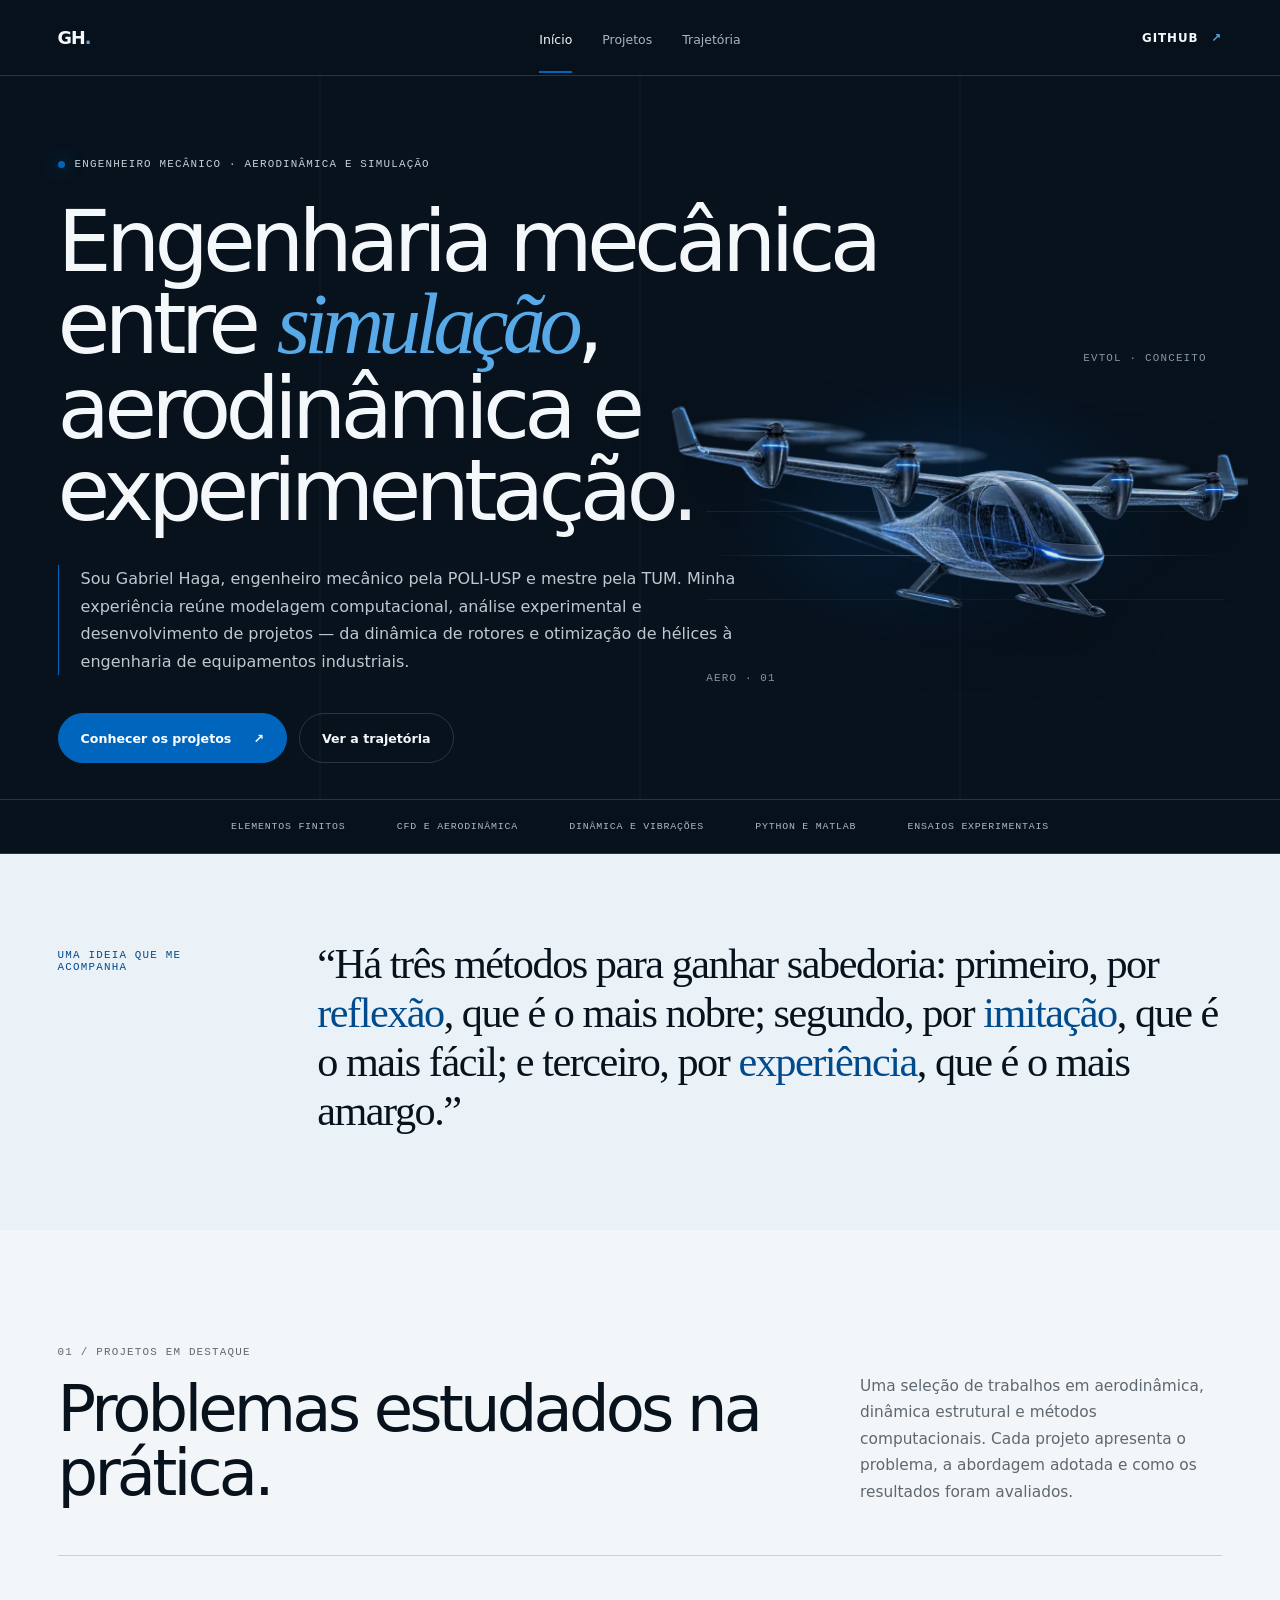
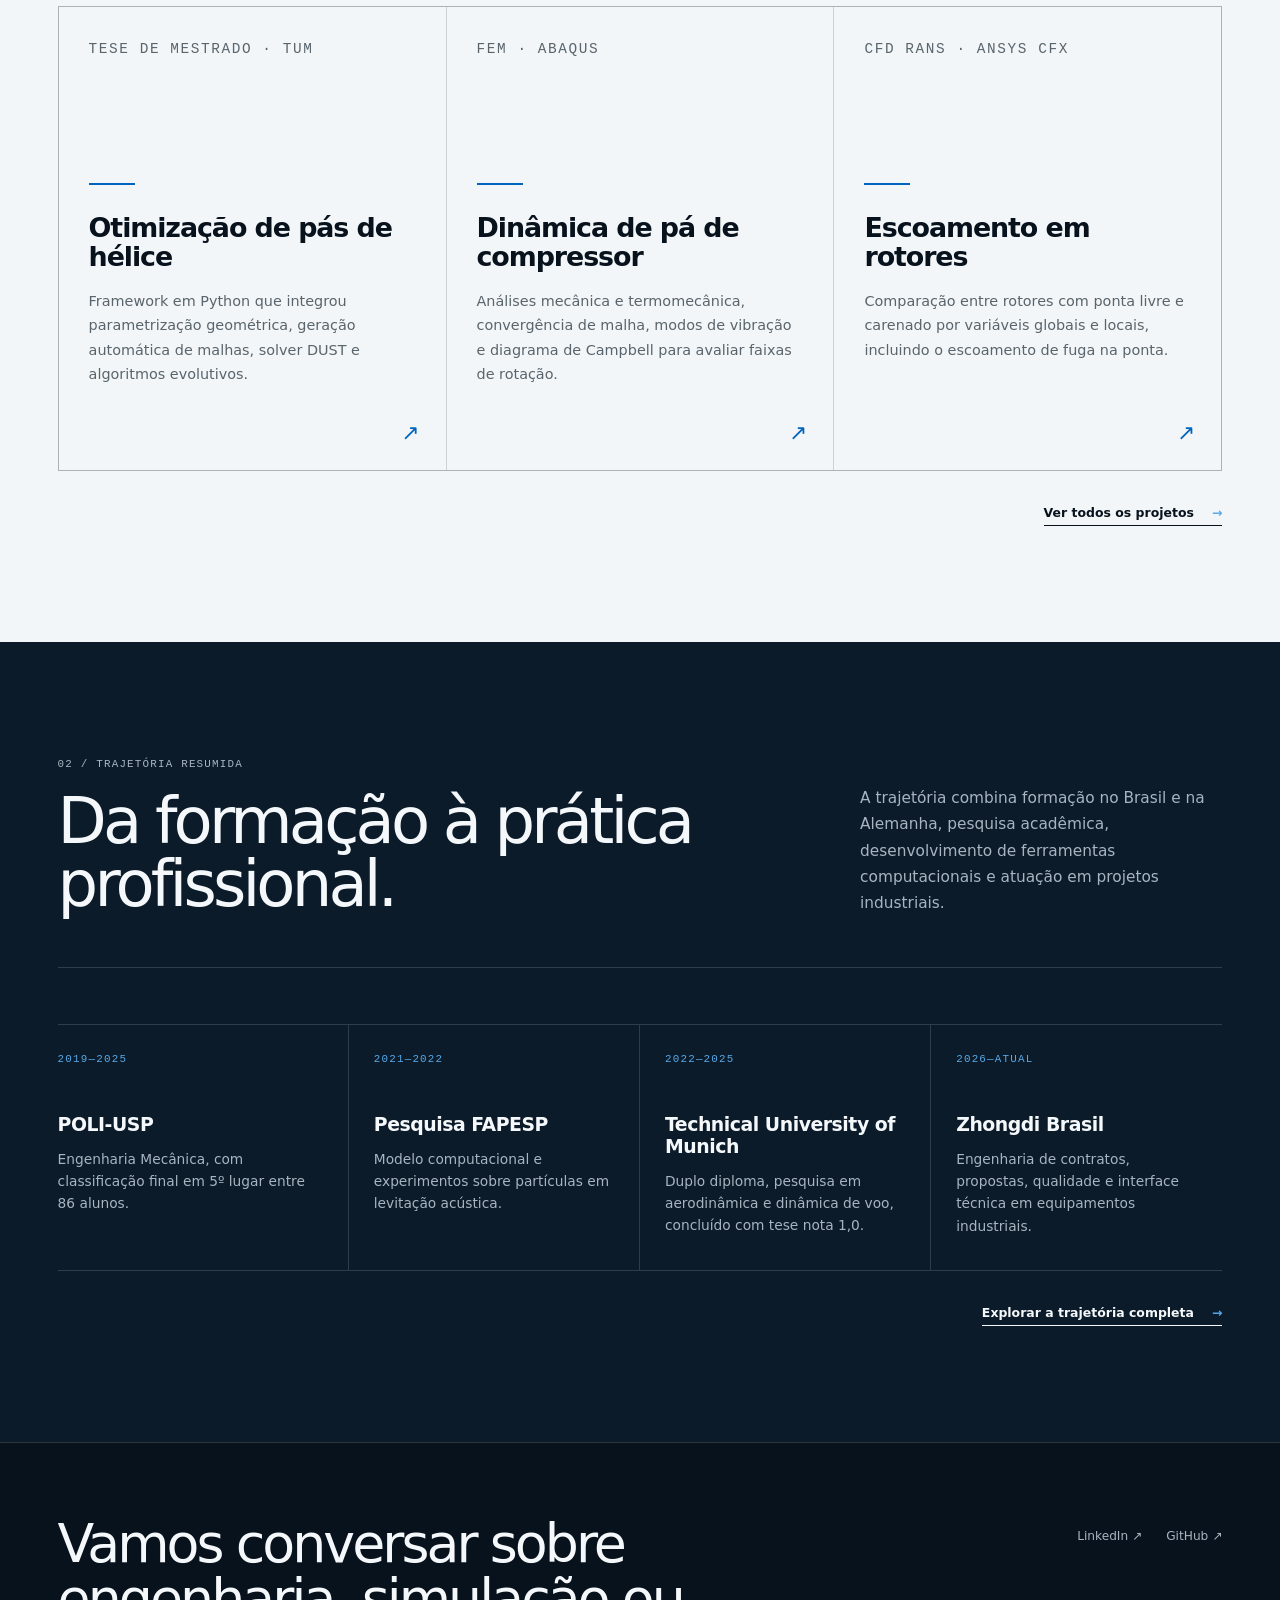
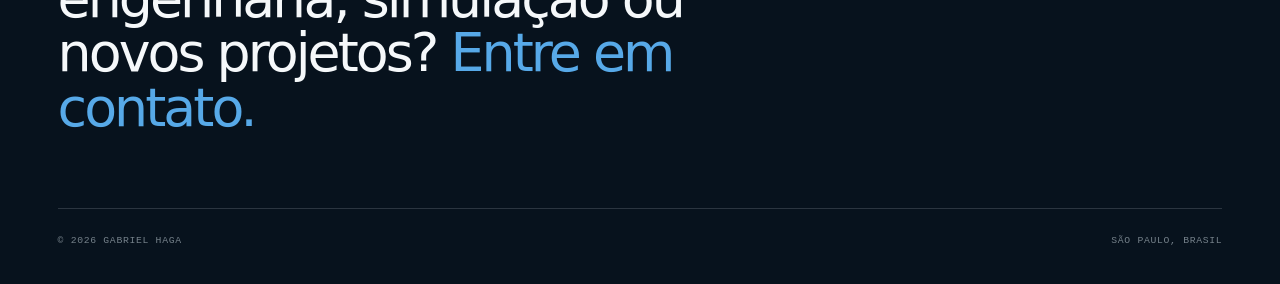
<file: index.html>
<!doctype html>
<html lang="pt-BR">
<head>
  <meta charset="utf-8">
  <meta name="viewport" content="width=device-width, initial-scale=1">
  <meta name="theme-color" content="#07121d">
  <meta name="description" content="Portfólio de Gabriel Haga: engenharia mecânica, aerodinâmica, simulação e projetos industriais.">
  <title>Gabriel Haga | Engenharia Mecânica, Aerodinâmica e Simulação</title>
  <link rel="stylesheet" href="styles.css">
</head>
<body>
  <a class="skip-link" href="#conteudo">Ir para o conteúdo</a>

  <header class="topbar">
    <nav class="nav-shell" aria-label="Navegação principal">
      <a class="wordmark" href="index.html" aria-label="Página inicial de Gabriel Haga">GH<span>.</span></a>
      <div class="nav-links">
        <a href="index.html" aria-current="page">Início</a>
        <a href="projetos.html">Projetos</a>
        <a href="trajetoria.html">Trajetória</a>
      </div>
      <a class="nav-external" href="https://github.com/GTH14" target="_blank" rel="noreferrer">GitHub <span aria-hidden="true">↗</span></a>
    </nav>
  </header>

  <main id="conteudo">
    <section class="hero" aria-labelledby="hero-title">
      <div class="hero-shell">
        <div class="hero-copy">
          <p class="eyebrow"><span class="status-dot" aria-hidden="true"></span> Engenheiro mecânico · Aerodinâmica e simulação</p>
          <h1 id="hero-title">Engenharia mecânica entre <em>simulação</em>, aerodinâmica e experimentação.</h1>
          <p class="hero-intro">Sou Gabriel Haga, engenheiro mecânico pela POLI-USP e mestre pela TUM. Minha experiência reúne modelagem computacional, análise experimental e desenvolvimento de projetos — da dinâmica de rotores e otimização de hélices à engenharia de equipamentos industriais.</p>
          <div class="hero-actions">
            <a class="button button-primary" href="projetos.html">Conhecer os projetos <span aria-hidden="true">↗</span></a>
            <a class="button button-ghost" href="trajetoria.html">Ver a trajetória</a>
          </div>
        </div>

        <div class="hero-visual" aria-hidden="true">
          <img class="evtol-image" src="[data-uri]" alt="">
          <div class="visual-note note-top">eVTOL · CONCEITO</div>
          <div class="visual-note note-bottom">AERO · 01</div>
        </div>
      </div>

      <div class="capability-strip" aria-label="Áreas de experiência">
        <span>Elementos finitos</span>
        <span>CFD e aerodinâmica</span>
        <span>Dinâmica e vibrações</span>
        <span>Python e MATLAB</span>
        <span>Ensaios experimentais</span>
      </div>
    </section>

    <section class="quote-band" aria-label="Frase de referência">
      <div class="quote-shell">
        <p class="section-index">Uma ideia que me acompanha</p>
        <blockquote>“Há três métodos para ganhar sabedoria: primeiro, por <strong>reflexão</strong>, que é o mais nobre; segundo, por <strong>imitação</strong>, que é o mais fácil; e terceiro, por <strong>experiência</strong>, que é o mais amargo.”</blockquote>
      </div>
    </section>

    <section class="selected-projects" aria-labelledby="selected-title">
      <div class="section-shell">
        <header class="section-heading">
          <div>
            <p class="section-index">01 / Projetos em destaque</p>
            <h2 id="selected-title">Problemas estudados na prática.</h2>
          </div>
          <p>Uma seleção de trabalhos em aerodinâmica, dinâmica estrutural e métodos computacionais. Cada projeto apresenta o problema, a abordagem adotada e como os resultados foram avaliados.</p>
        </header>

        <div class="project-preview-grid">
          <a class="project-preview" href="projetos.html#otimizacao-helices">
            <p class="project-kicker">Tese de mestrado · TUM</p>
            <span class="preview-line" aria-hidden="true"></span>
            <h3>Otimização de pás de hélice</h3>
            <p>Framework em Python que integrou parametrização geométrica, geração automática de malhas, solver DUST e algoritmos evolutivos.</p>
          </a>

          <a class="project-preview" href="projetos.html#fem-turbomaquinas">
            <p class="project-kicker">FEM · Abaqus</p>
            <span class="preview-line" aria-hidden="true"></span>
            <h3>Dinâmica de pá de compressor</h3>
            <p>Análises mecânica e termomecânica, convergência de malha, modos de vibração e diagrama de Campbell para avaliar faixas de rotação.</p>
          </a>

          <a class="project-preview" href="projetos.html#cfd-turbomaquinas">
            <p class="project-kicker">CFD RANS · Ansys CFX</p>
            <span class="preview-line" aria-hidden="true"></span>
            <h3>Escoamento em rotores</h3>
            <p>Comparação entre rotores com ponta livre e carenado por variáveis globais e locais, incluindo o escoamento de fuga na ponta.</p>
          </a>
        </div>

        <div class="section-cta">
          <a class="text-link" href="projetos.html">Ver todos os projetos <span aria-hidden="true">→</span></a>
        </div>
      </div>
    </section>

    <section class="journey-preview" aria-labelledby="journey-title">
      <div class="section-shell">
        <header class="section-heading">
          <div>
            <p class="section-index">02 / Trajetória resumida</p>
            <h2 id="journey-title">Da formação à prática profissional.</h2>
          </div>
          <p>A trajetória combina formação no Brasil e na Alemanha, pesquisa acadêmica, desenvolvimento de ferramentas computacionais e atuação em projetos industriais.</p>
        </header>

        <div class="compact-timeline">
          <article class="compact-event">
            <span class="timeline-date">2019—2025</span>
            <h3>POLI-USP</h3>
            <p>Engenharia Mecânica, com classificação final em 5º lugar entre 86 alunos.</p>
          </article>
          <article class="compact-event">
            <span class="timeline-date">2021—2022</span>
            <h3>Pesquisa FAPESP</h3>
            <p>Modelo computacional e experimentos sobre partículas em levitação acústica.</p>
          </article>
          <article class="compact-event">
            <span class="timeline-date">2022—2025</span>
            <h3>Technical University of Munich</h3>
            <p>Duplo diploma, pesquisa em aerodinâmica e dinâmica de voo, concluído com tese nota 1,0.</p>
          </article>
          <article class="compact-event">
            <span class="timeline-date">2026—Atual</span>
            <h3>Zhongdi Brasil</h3>
            <p>Engenharia de contratos, propostas, qualidade e interface técnica em equipamentos industriais.</p>
          </article>
        </div>

        <div class="section-cta">
          <a class="text-link" href="trajetoria.html">Explorar a trajetória completa <span aria-hidden="true">→</span></a>
        </div>
      </div>
    </section>
  </main>

  <footer class="site-footer">
    <div class="footer-shell">
      <h2 class="footer-heading">Vamos conversar sobre engenharia, simulação ou novos projetos? <a href="mailto:gabrielhg.01@gmail.com">Entre em contato.</a></h2>
      <div class="footer-links" aria-label="Links externos">
        <a href="https://www.linkedin.com/in/gabrielhaga/" target="_blank" rel="noreferrer">LinkedIn ↗</a>
        <a href="https://github.com/GTH14" target="_blank" rel="noreferrer">GitHub ↗</a>
      </div>
      <p class="footer-note"><span>© 2026 Gabriel Haga</span><span>São Paulo, Brasil</span></p>
    </div>
  </footer>
</body>
</html>
</file>
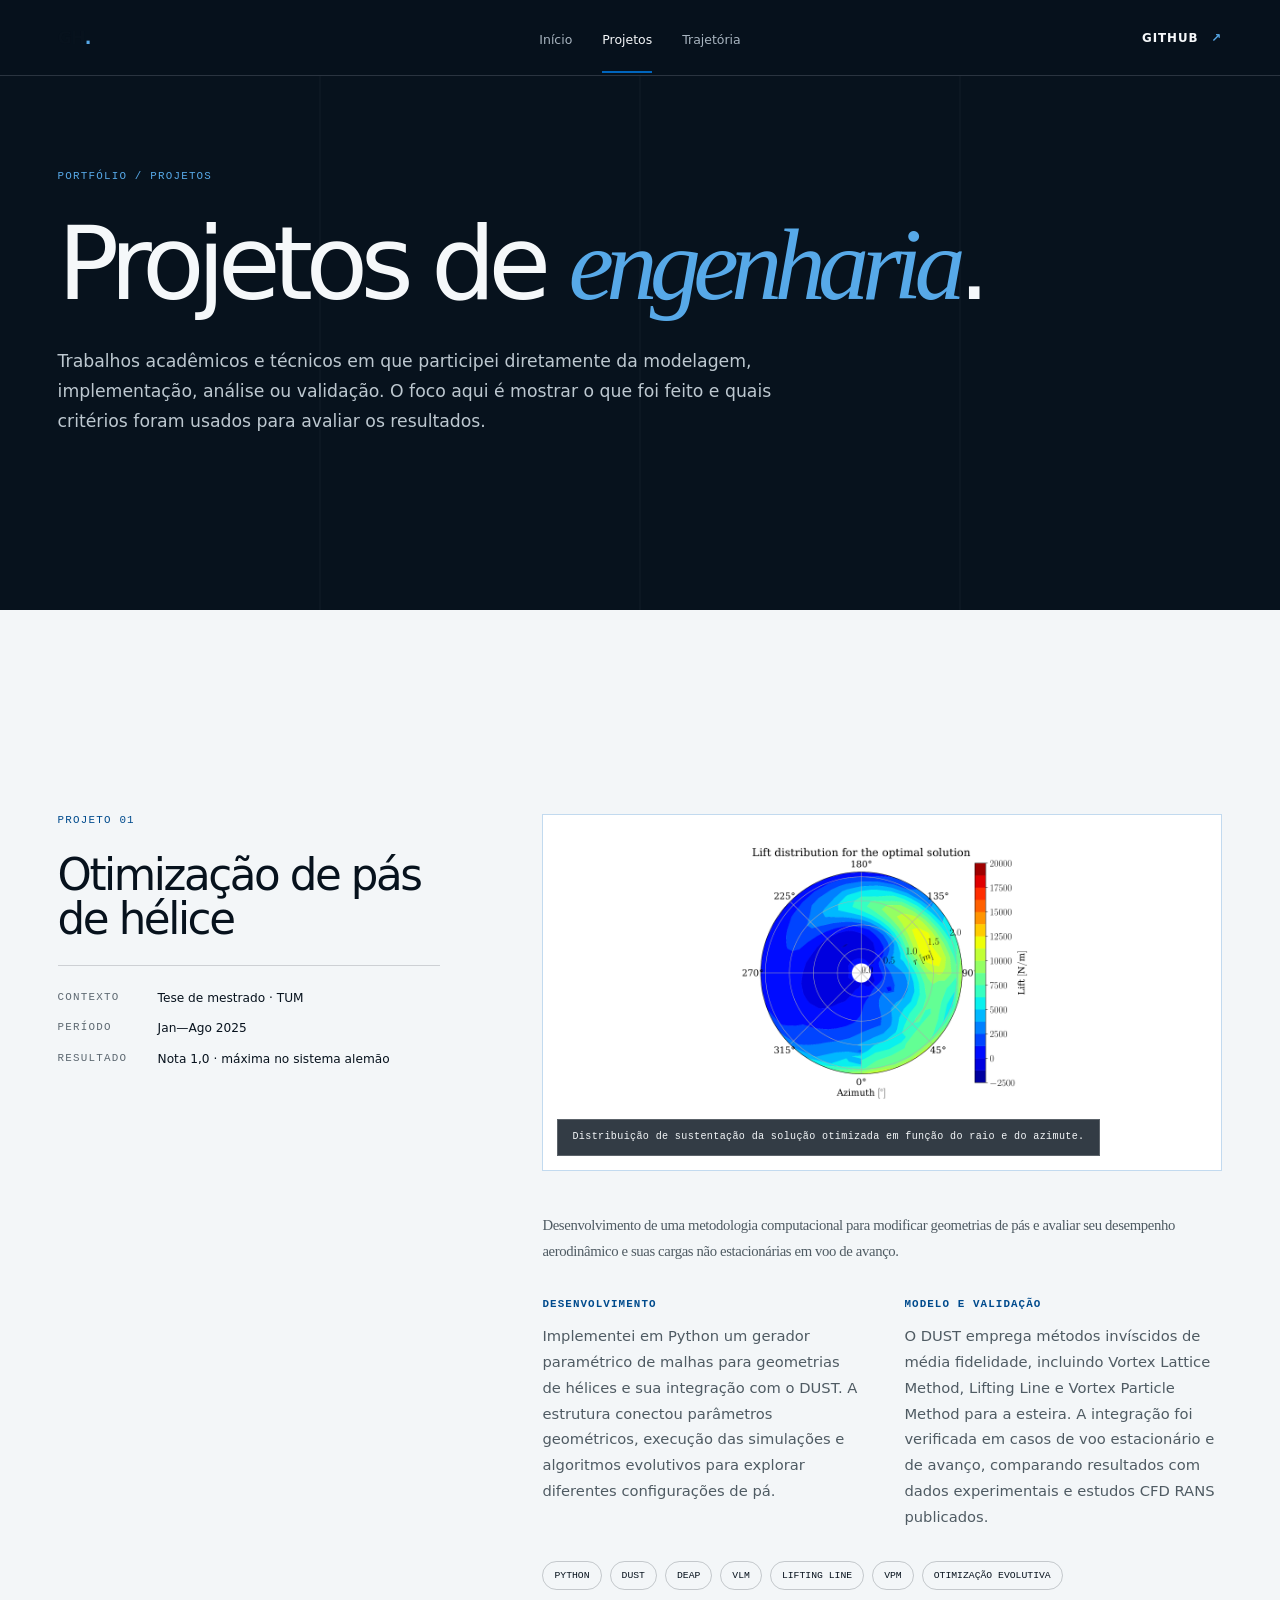
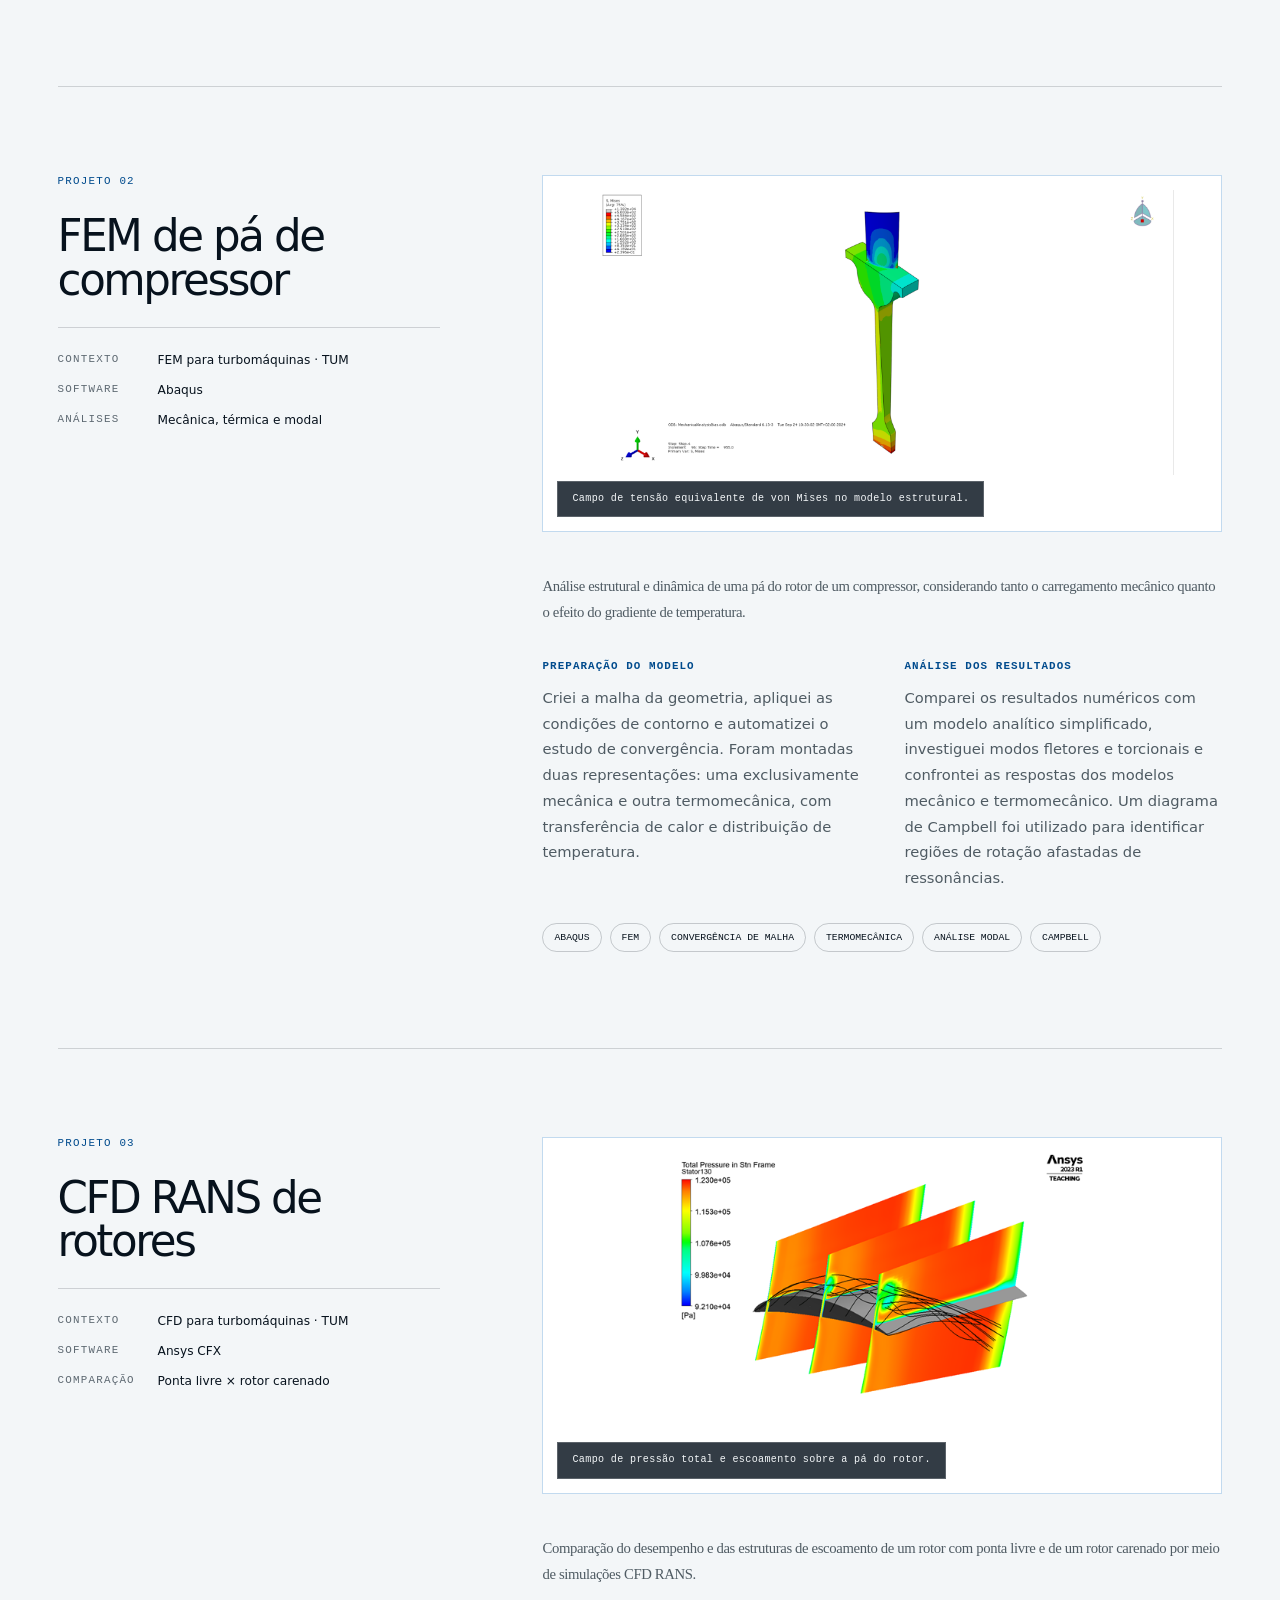
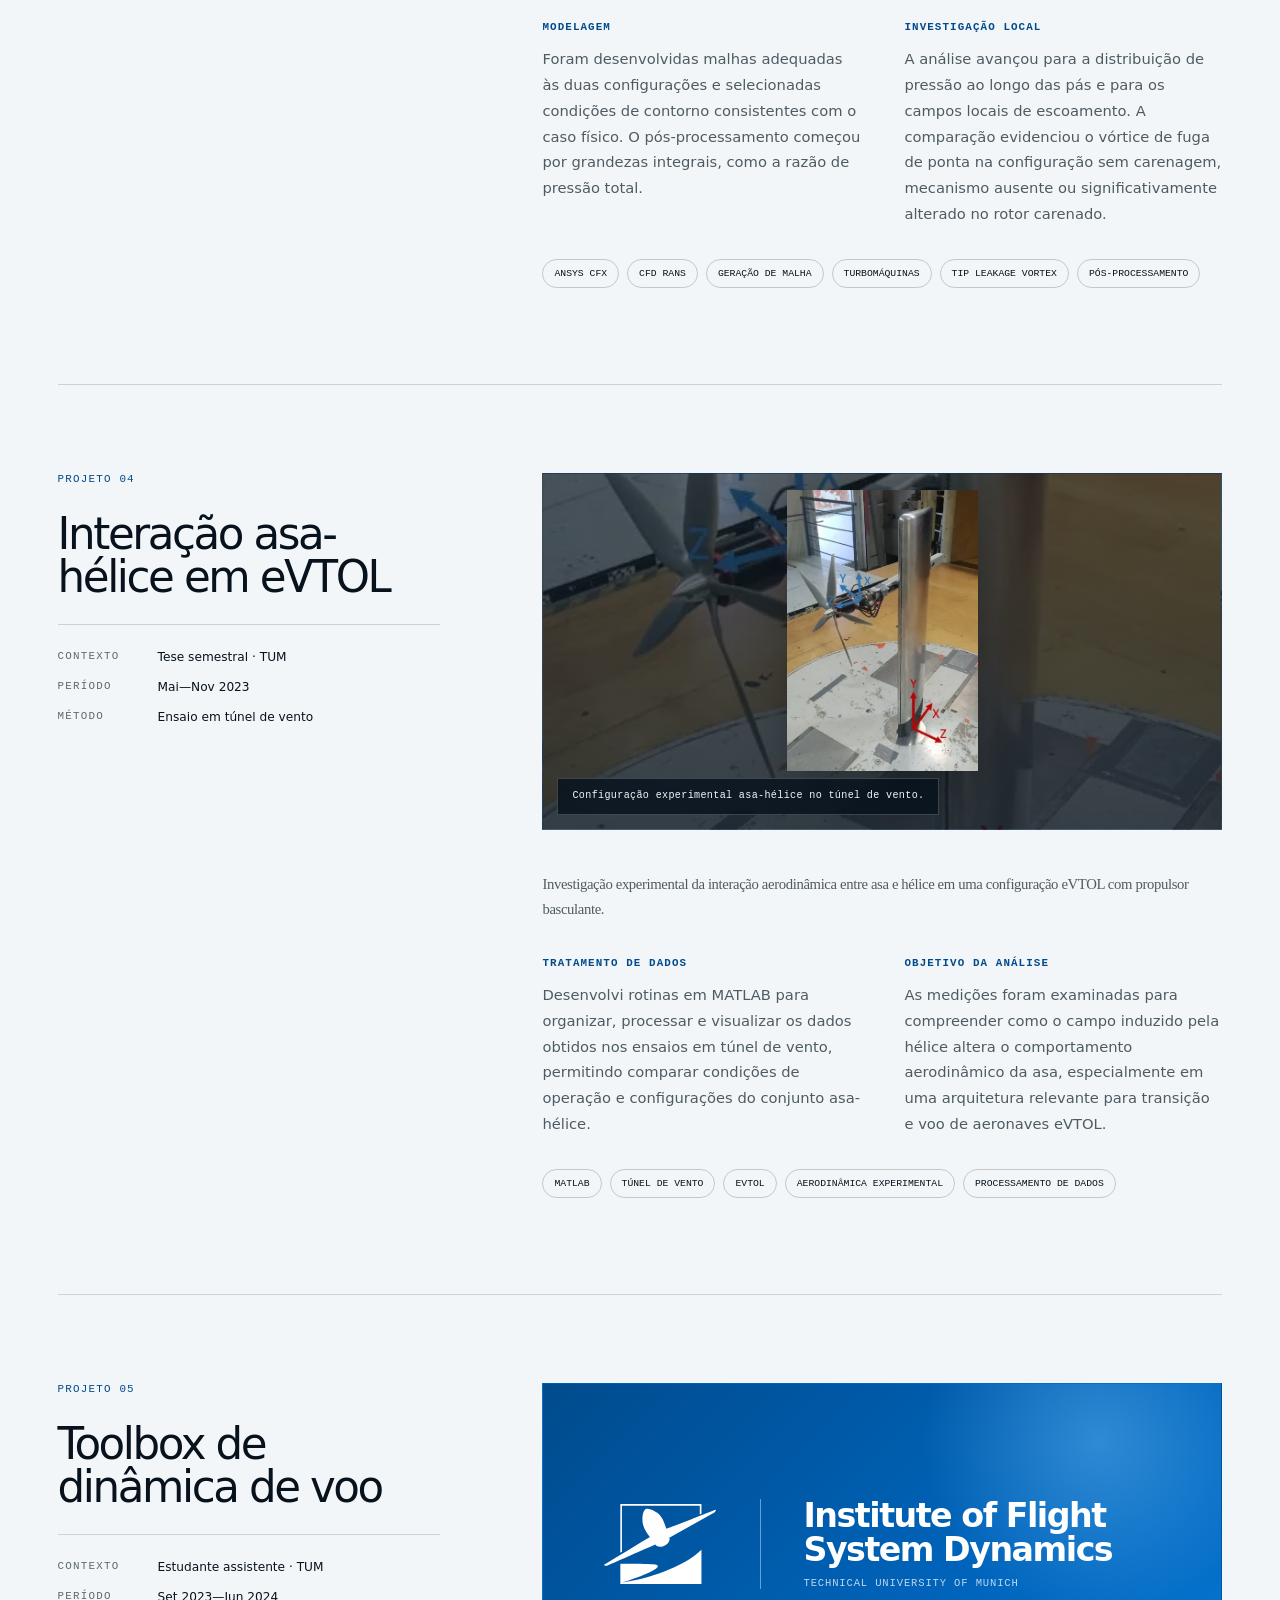
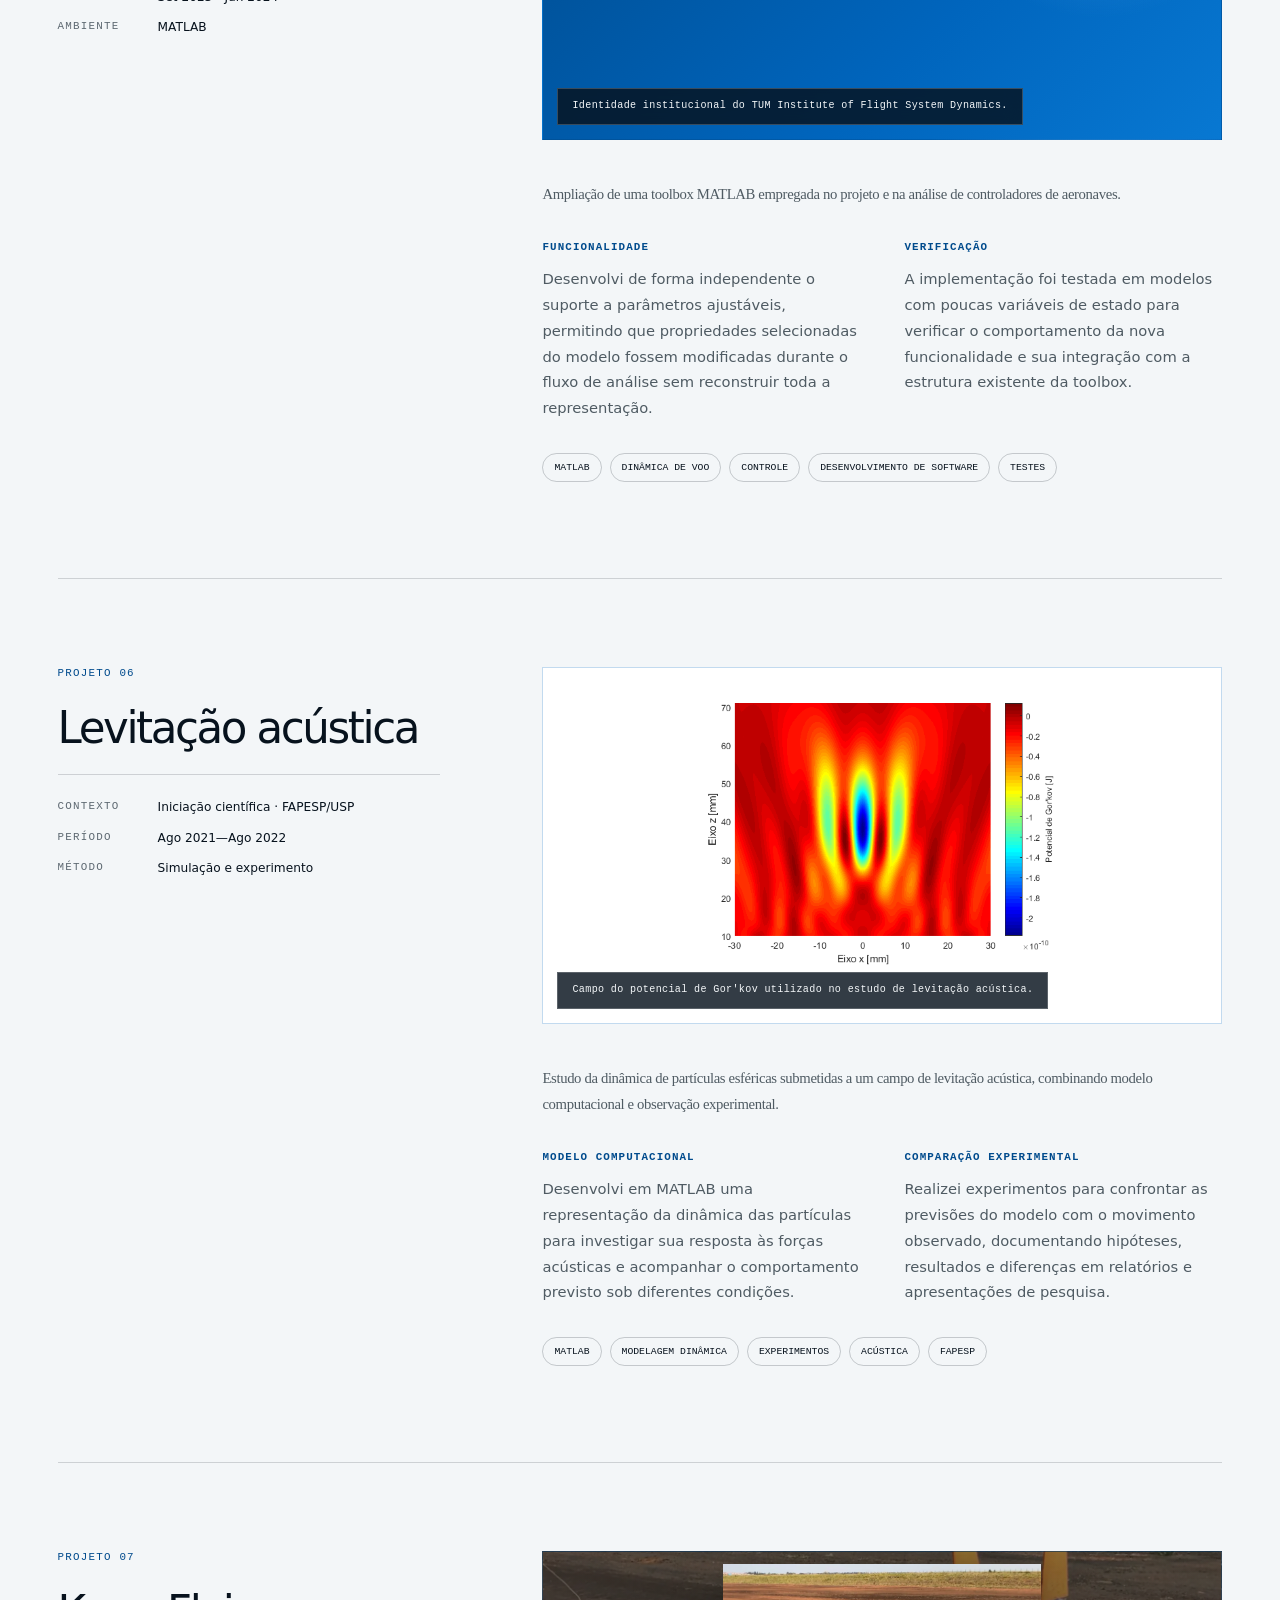
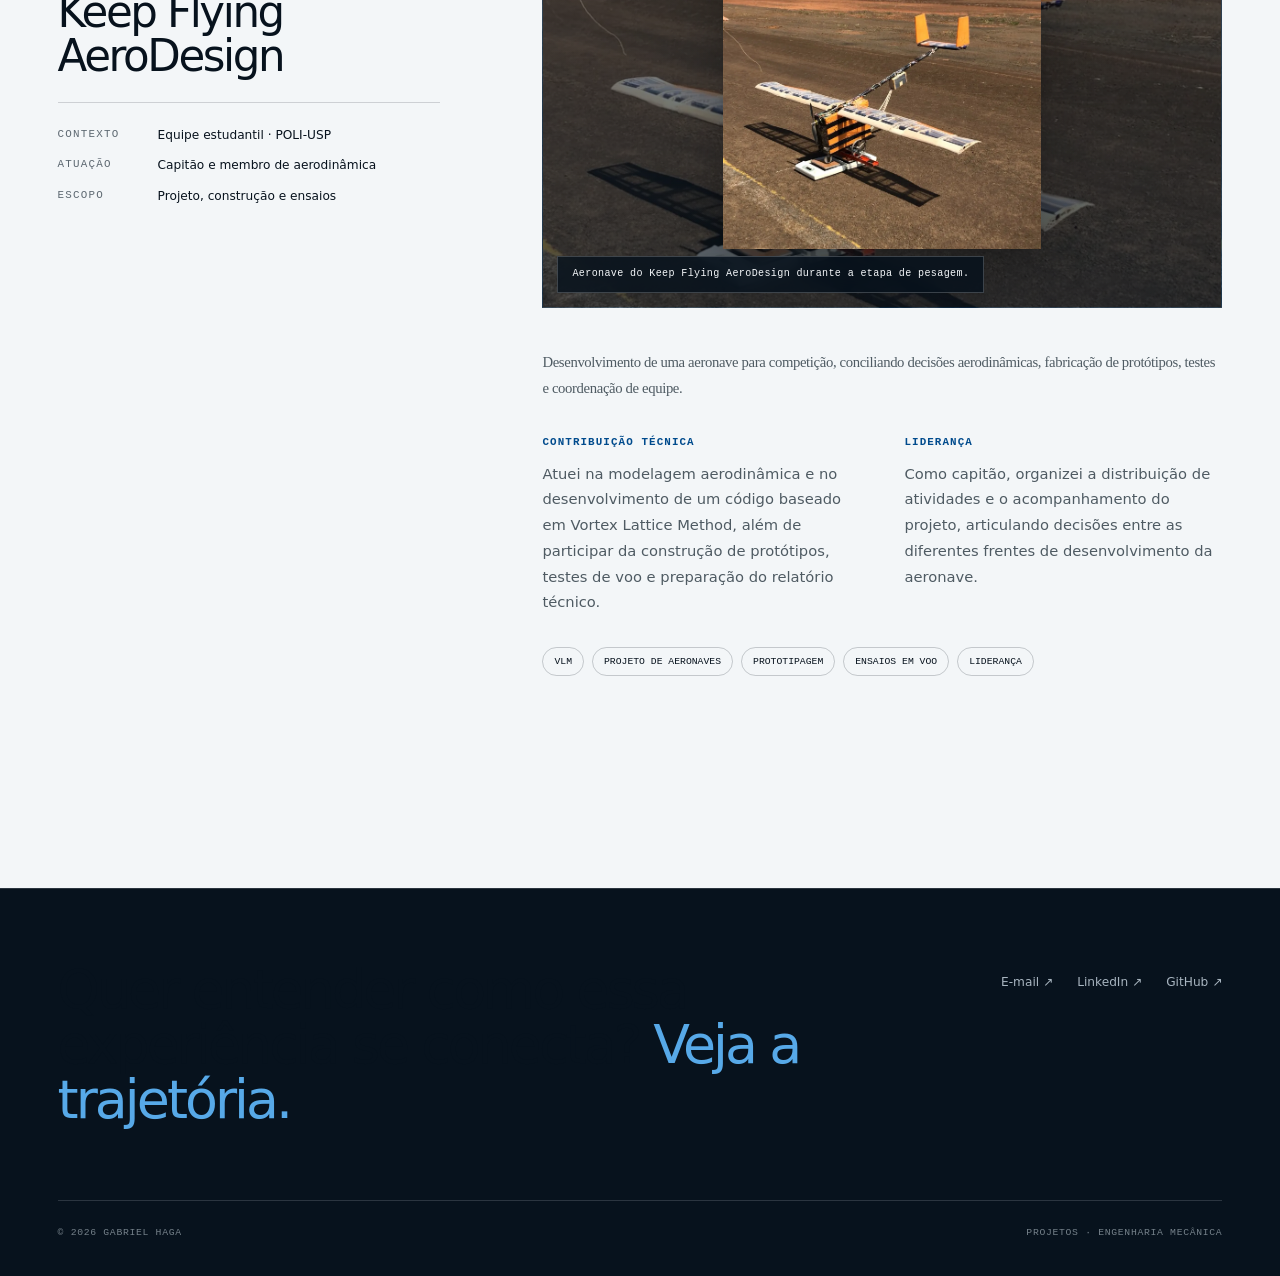
<file: projetos.html>
<!doctype html>
<html lang="pt-BR">
<head>
  <meta charset="utf-8">
  <meta name="viewport" content="width=device-width, initial-scale=1">
  <meta name="theme-color" content="#07121d">
  <meta name="description" content="Projetos de Gabriel Haga em aerodinâmica, dinâmica estrutural, CFD, otimização e pesquisa experimental.">
  <title>Projetos | Gabriel Haga</title>
  <link rel="stylesheet" href="styles.css">
</head>
<body class="light-page">
  <a class="skip-link" href="#conteudo">Ir para o conteúdo</a>

  <header class="topbar">
    <nav class="nav-shell" aria-label="Navegação principal">
      <a class="wordmark" href="index.html" aria-label="Página inicial de Gabriel Haga">GH<span>.</span></a>
      <div class="nav-links">
        <a href="index.html">Início</a>
        <a href="projetos.html" aria-current="page">Projetos</a>
        <a href="trajetoria.html">Trajetória</a>
      </div>
      <a class="nav-external" href="https://github.com/GTH14" target="_blank" rel="noreferrer">GitHub <span aria-hidden="true">↗</span></a>
    </nav>
  </header>

  <main id="conteudo">
    <header class="page-hero">
      <div class="page-hero-shell">
        <span class="route-label">Portfólio / Projetos</span>
        <h1>Projetos de <em>engenharia</em>.</h1>
        <p class="page-intro">Trabalhos acadêmicos e técnicos em que participei diretamente da modelagem, implementação, análise ou validação. O foco aqui é mostrar o que foi feito e quais critérios foram usados para avaliar os resultados.</p>
      </div>
    </header>

    <div class="page-body">
      <div class="section-shell">
        <article class="project-entry" id="otimizacao-helices">
          <aside class="project-aside">
            <span class="project-number">Projeto 01</span>
            <h2>Otimização de pás de hélice</h2>
            <div class="project-meta">
              <div><span class="meta-label">Contexto</span><span>Tese de mestrado · TUM</span></div>
              <div><span class="meta-label">Período</span><span>Jan—Ago 2025</span></div>
              <div><span class="meta-label">Resultado</span><span>Nota 1,0 · máxima no sistema alemão</span></div>
            </div>
          </aside>

          <div class="project-content">
            <figure class="project-figure project-figure--contain has-image">
              <img src="assets/propeller-lift-distribution.webp" width="1440" height="1260" alt="Distribuição de sustentação ao longo do raio e do azimute para a solução otimizada da hélice" decoding="async">
              <figcaption>Distribuição de sustentação da solução otimizada em função do raio e do azimute.</figcaption>
            </figure>
            <p class="project-lead">Desenvolvimento de uma metodologia computacional para modificar geometrias de pás e avaliar seu desempenho aerodinâmico e suas cargas não estacionárias em voo de avanço.</p>
            <div class="project-columns">
              <div>
                <h3>Desenvolvimento</h3>
                <p>Implementei em Python um gerador paramétrico de malhas para geometrias de hélices e sua integração com o DUST. A estrutura conectou parâmetros geométricos, execução das simulações e algoritmos evolutivos para explorar diferentes configurações de pá.</p>
              </div>
              <div>
                <h3>Modelo e validação</h3>
                <p>O DUST emprega métodos invíscidos de média fidelidade, incluindo Vortex Lattice Method, Lifting Line e Vortex Particle Method para a esteira. A integração foi verificada em casos de voo estacionário e de avanço, comparando resultados com dados experimentais e estudos CFD RANS publicados.</p>
              </div>
            </div>
            <div class="tag-list"><span>Python</span><span>DUST</span><span>DEAP</span><span>VLM</span><span>Lifting Line</span><span>VPM</span><span>Otimização evolutiva</span></div>
          </div>
        </article>

        <article class="project-entry" id="fem-turbomaquinas">
          <aside class="project-aside">
            <span class="project-number">Projeto 02</span>
            <h2>FEM de pá de compressor</h2>
            <div class="project-meta">
              <div><span class="meta-label">Contexto</span><span>FEM para turbomáquinas · TUM</span></div>
              <div><span class="meta-label">Software</span><span>Abaqus</span></div>
              <div><span class="meta-label">Análises</span><span>Mecânica, térmica e modal</span></div>
            </div>
          </aside>

          <div class="project-content">
            <figure class="project-figure project-figure--contain has-image">
              <img src="assets/compressor-blade-stress.webp" width="1800" height="879" alt="Distribuição de tensões equivalentes de von Mises em uma pá do rotor de compressor obtida no Abaqus" loading="lazy" decoding="async">
              <figcaption>Campo de tensão equivalente de von Mises no modelo estrutural.</figcaption>
            </figure>
            <p class="project-lead">Análise estrutural e dinâmica de uma pá do rotor de um compressor, considerando tanto o carregamento mecânico quanto o efeito do gradiente de temperatura.</p>
            <div class="project-columns">
              <div>
                <h3>Preparação do modelo</h3>
                <p>Criei a malha da geometria, apliquei as condições de contorno e automatizei o estudo de convergência. Foram montadas duas representações: uma exclusivamente mecânica e outra termomecânica, com transferência de calor e distribuição de temperatura.</p>
              </div>
              <div>
                <h3>Análise dos resultados</h3>
                <p>Comparei os resultados numéricos com um modelo analítico simplificado, investiguei modos fletores e torcionais e confrontei as respostas dos modelos mecânico e termomecânico. Um diagrama de Campbell foi utilizado para identificar regiões de rotação afastadas de ressonâncias.</p>
              </div>
            </div>
            <div class="tag-list"><span>Abaqus</span><span>FEM</span><span>Convergência de malha</span><span>Termomecânica</span><span>Análise modal</span><span>Campbell</span></div>
          </div>
        </article>

        <article class="project-entry" id="cfd-turbomaquinas">
          <aside class="project-aside">
            <span class="project-number">Projeto 03</span>
            <h2>CFD RANS de rotores</h2>
            <div class="project-meta">
              <div><span class="meta-label">Contexto</span><span>CFD para turbomáquinas · TUM</span></div>
              <div><span class="meta-label">Software</span><span>Ansys CFX</span></div>
              <div><span class="meta-label">Comparação</span><span>Ponta livre × rotor carenado</span></div>
            </div>
          </aside>

          <div class="project-content">
            <figure class="project-figure project-figure--contain has-image">
              <img src="assets/rotor-cfd-rans.webp" width="529" height="372" alt="Campo de pressão total e linhas de corrente sobre a pá do rotor em uma simulação CFD RANS" loading="lazy" decoding="async">
              <figcaption>Campo de pressão total e escoamento sobre a pá do rotor.</figcaption>
            </figure>
            <p class="project-lead">Comparação do desempenho e das estruturas de escoamento de um rotor com ponta livre e de um rotor carenado por meio de simulações CFD RANS.</p>
            <div class="project-columns">
              <div>
                <h3>Modelagem</h3>
                <p>Foram desenvolvidas malhas adequadas às duas configurações e selecionadas condições de contorno consistentes com o caso físico. O pós-processamento começou por grandezas integrais, como a razão de pressão total.</p>
              </div>
              <div>
                <h3>Investigação local</h3>
                <p>A análise avançou para a distribuição de pressão ao longo das pás e para os campos locais de escoamento. A comparação evidenciou o vórtice de fuga de ponta na configuração sem carenagem, mecanismo ausente ou significativamente alterado no rotor carenado.</p>
              </div>
            </div>
            <div class="tag-list"><span>Ansys CFX</span><span>CFD RANS</span><span>Geração de malha</span><span>Turbomáquinas</span><span>Tip leakage vortex</span><span>Pós-processamento</span></div>
          </div>
        </article>

        <article class="project-entry" id="evtol-tunel-vento">
          <aside class="project-aside">
            <span class="project-number">Projeto 04</span>
            <h2>Interação asa-hélice em eVTOL</h2>
            <div class="project-meta">
              <div><span class="meta-label">Contexto</span><span>Tese semestral · TUM</span></div>
              <div><span class="meta-label">Período</span><span>Mai—Nov 2023</span></div>
              <div><span class="meta-label">Método</span><span>Ensaio em túnel de vento</span></div>
            </div>
          </aside>

          <div class="project-content">
            <figure class="project-figure project-figure--portrait has-image">
              <img src="assets/evtol-wing-propeller-experiment.webp" width="415" height="613" alt="Arranjo experimental em túnel de vento com hélice e asa de uma configuração eVTOL" loading="lazy" decoding="async">
              <figcaption>Configuração experimental asa-hélice no túnel de vento.</figcaption>
            </figure>
            <p class="project-lead">Investigação experimental da interação aerodinâmica entre asa e hélice em uma configuração eVTOL com propulsor basculante.</p>
            <div class="project-columns">
              <div>
                <h3>Tratamento de dados</h3>
                <p>Desenvolvi rotinas em MATLAB para organizar, processar e visualizar os dados obtidos nos ensaios em túnel de vento, permitindo comparar condições de operação e configurações do conjunto asa-hélice.</p>
              </div>
              <div>
                <h3>Objetivo da análise</h3>
                <p>As medições foram examinadas para compreender como o campo induzido pela hélice altera o comportamento aerodinâmico da asa, especialmente em uma arquitetura relevante para transição e voo de aeronaves eVTOL.</p>
              </div>
            </div>
            <div class="tag-list"><span>MATLAB</span><span>Túnel de vento</span><span>eVTOL</span><span>Aerodinâmica experimental</span><span>Processamento de dados</span></div>
          </div>
        </article>

        <article class="project-entry" id="toolbox-dinamica-voo">
          <aside class="project-aside">
            <span class="project-number">Projeto 05</span>
            <h2>Toolbox de dinâmica de voo</h2>
            <div class="project-meta">
              <div><span class="meta-label">Contexto</span><span>Estudante assistente · TUM</span></div>
              <div><span class="meta-label">Período</span><span>Set 2023—Jun 2024</span></div>
              <div><span class="meta-label">Ambiente</span><span>MATLAB</span></div>
            </div>
          </aside>

          <div class="project-content">
            <figure class="project-figure project-figure--brand has-image">
              <div class="brand-lockup">
                <img src="assets/fsd-logo.svg" width="39" height="29" alt="Símbolo do Institute of Flight System Dynamics da TUM" loading="lazy" decoding="async">
                <div><strong>Institute of Flight System Dynamics</strong><span>Technical University of Munich</span></div>
              </div>
              <figcaption>Identidade institucional do TUM Institute of Flight System Dynamics.</figcaption>
            </figure>
            <p class="project-lead">Ampliação de uma toolbox MATLAB empregada no projeto e na análise de controladores de aeronaves.</p>
            <div class="project-columns">
              <div>
                <h3>Funcionalidade</h3>
                <p>Desenvolvi de forma independente o suporte a parâmetros ajustáveis, permitindo que propriedades selecionadas do modelo fossem modificadas durante o fluxo de análise sem reconstruir toda a representação.</p>
              </div>
              <div>
                <h3>Verificação</h3>
                <p>A implementação foi testada em modelos com poucas variáveis de estado para verificar o comportamento da nova funcionalidade e sua integração com a estrutura existente da toolbox.</p>
              </div>
            </div>
            <div class="tag-list"><span>MATLAB</span><span>Dinâmica de voo</span><span>Controle</span><span>Desenvolvimento de software</span><span>Testes</span></div>
          </div>
        </article>

        <article class="project-entry" id="levitacao-acustica">
          <aside class="project-aside">
            <span class="project-number">Projeto 06</span>
            <h2>Levitação acústica</h2>
            <div class="project-meta">
              <div><span class="meta-label">Contexto</span><span>Iniciação científica · FAPESP/USP</span></div>
              <div><span class="meta-label">Período</span><span>Ago 2021—Ago 2022</span></div>
              <div><span class="meta-label">Método</span><span>Simulação e experimento</span></div>
            </div>
          </aside>

          <div class="project-content">
            <figure class="project-figure project-figure--contain has-image">
              <img src="assets/acoustic-gorkov-potential.webp" width="560" height="420" alt="Mapa do potencial acústico de Gor'kov no plano x-z" loading="lazy" decoding="async">
              <figcaption>Campo do potencial de Gor'kov utilizado no estudo de levitação acústica.</figcaption>
            </figure>
            <p class="project-lead">Estudo da dinâmica de partículas esféricas submetidas a um campo de levitação acústica, combinando modelo computacional e observação experimental.</p>
            <div class="project-columns">
              <div>
                <h3>Modelo computacional</h3>
                <p>Desenvolvi em MATLAB uma representação da dinâmica das partículas para investigar sua resposta às forças acústicas e acompanhar o comportamento previsto sob diferentes condições.</p>
              </div>
              <div>
                <h3>Comparação experimental</h3>
                <p>Realizei experimentos para confrontar as previsões do modelo com o movimento observado, documentando hipóteses, resultados e diferenças em relatórios e apresentações de pesquisa.</p>
              </div>
            </div>
            <div class="tag-list"><span>MATLAB</span><span>Modelagem dinâmica</span><span>Experimentos</span><span>Acústica</span><span>FAPESP</span></div>
          </div>
        </article>

        <article class="project-entry" id="aerodesign">
          <aside class="project-aside">
            <span class="project-number">Projeto 07</span>
            <h2>Keep Flying AeroDesign</h2>
            <div class="project-meta">
              <div><span class="meta-label">Contexto</span><span>Equipe estudantil · POLI-USP</span></div>
              <div><span class="meta-label">Atuação</span><span>Capitão e membro de aerodinâmica</span></div>
              <div><span class="meta-label">Escopo</span><span>Projeto, construção e ensaios</span></div>
            </div>
          </aside>

          <div class="project-content">
            <figure class="project-figure project-figure--photo has-image">
              <img src="assets/keep-flying-aircraft.webp" width="1386" height="1242" alt="Aeronave da equipe Keep Flying posicionada sobre uma balança antes do voo" loading="lazy" decoding="async">
              <figcaption>Aeronave do Keep Flying AeroDesign durante a etapa de pesagem.</figcaption>
            </figure>
            <p class="project-lead">Desenvolvimento de uma aeronave para competição, conciliando decisões aerodinâmicas, fabricação de protótipos, testes e coordenação de equipe.</p>
            <div class="project-columns">
              <div>
                <h3>Contribuição técnica</h3>
                <p>Atuei na modelagem aerodinâmica e no desenvolvimento de um código baseado em Vortex Lattice Method, além de participar da construção de protótipos, testes de voo e preparação do relatório técnico.</p>
              </div>
              <div>
                <h3>Liderança</h3>
                <p>Como capitão, organizei a distribuição de atividades e o acompanhamento do projeto, articulando decisões entre as diferentes frentes de desenvolvimento da aeronave.</p>
              </div>
            </div>
            <div class="tag-list"><span>VLM</span><span>Projeto de aeronaves</span><span>Prototipagem</span><span>Ensaios em voo</span><span>Liderança</span></div>
          </div>
        </article>
      </div>
    </div>
  </main>

  <footer class="site-footer">
    <div class="footer-shell">
      <h2 class="footer-heading">Quer entender como essa experiência se conecta? <a href="trajetoria.html">Veja a trajetória.</a></h2>
      <div class="footer-links" aria-label="Links externos">
        <a href="mailto:gabrielhg.01@gmail.com">E-mail ↗</a>
        <a href="https://www.linkedin.com/in/gabrielhaga/" target="_blank" rel="noreferrer">LinkedIn ↗</a>
        <a href="https://github.com/GTH14" target="_blank" rel="noreferrer">GitHub ↗</a>
      </div>
      <p class="footer-note"><span>© 2026 Gabriel Haga</span><span>Projetos · Engenharia mecânica</span></p>
    </div>
  </footer>
</body>
</html>
</file>
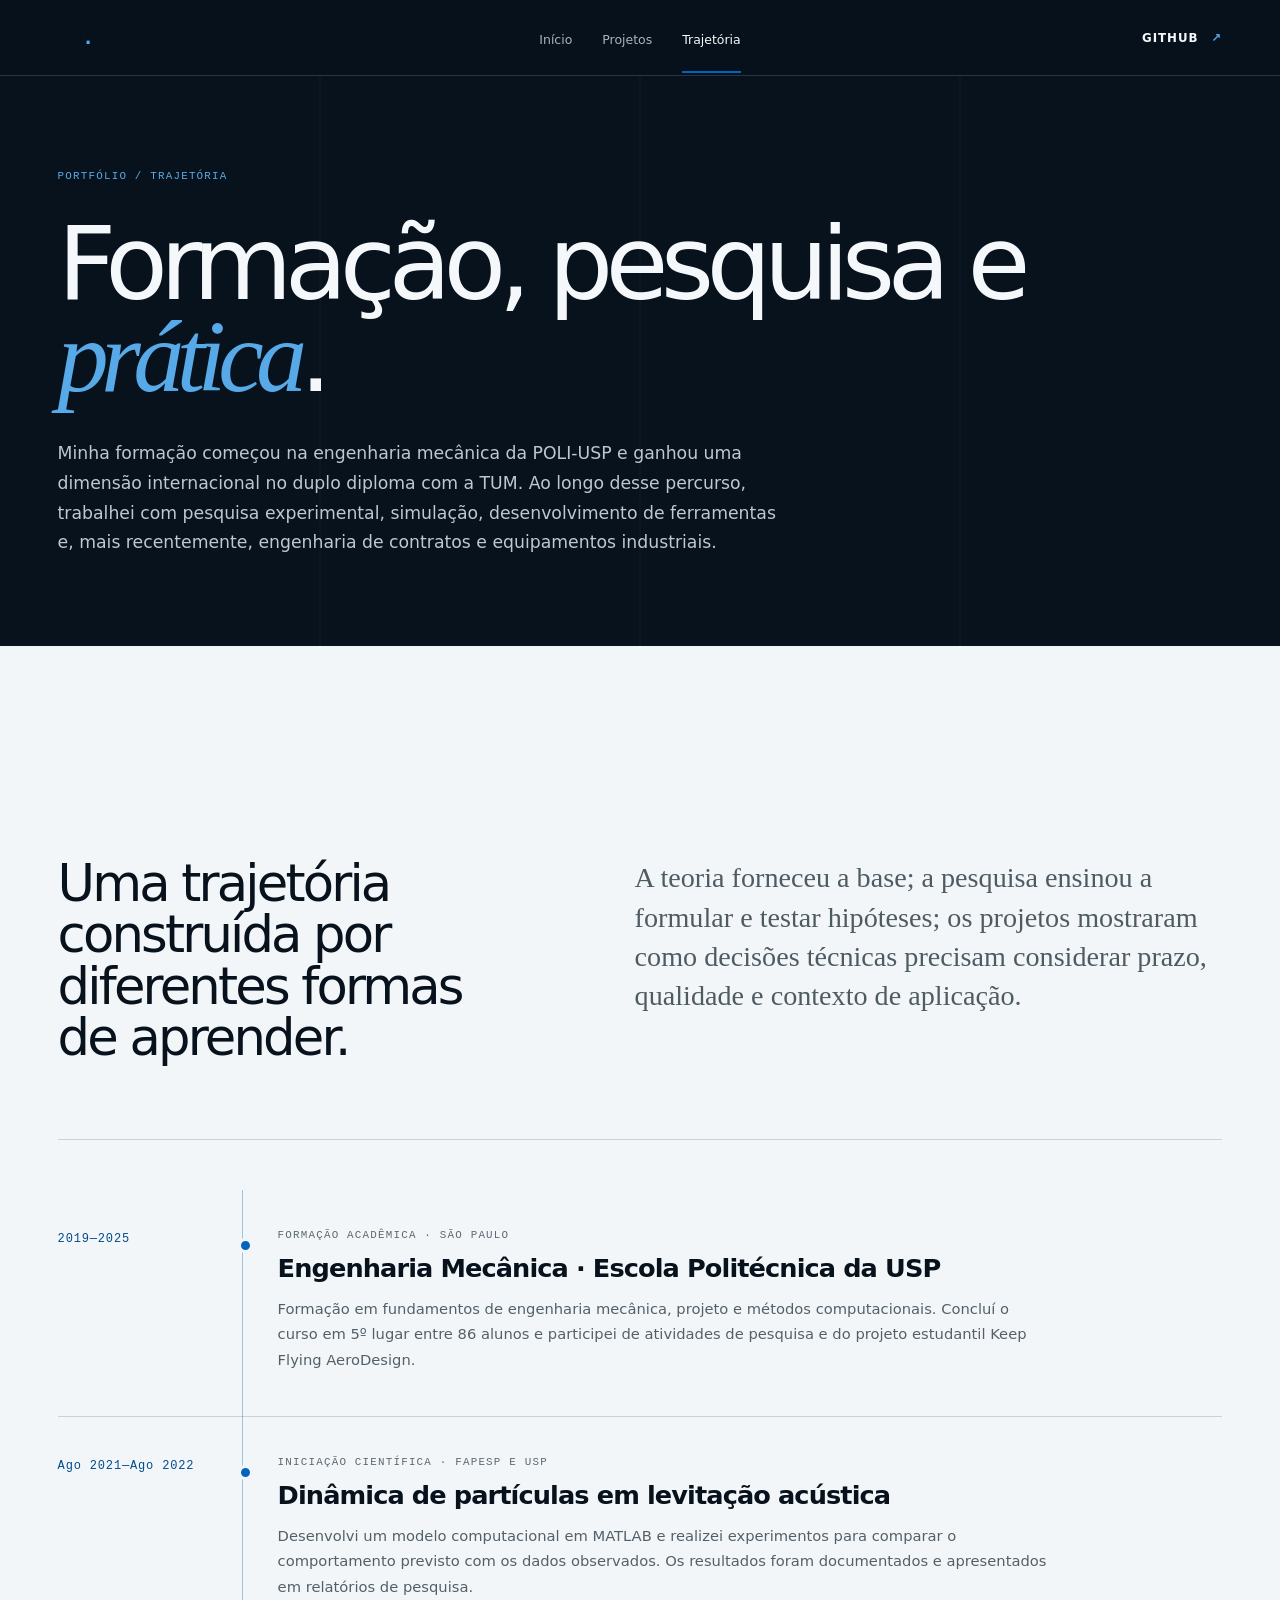
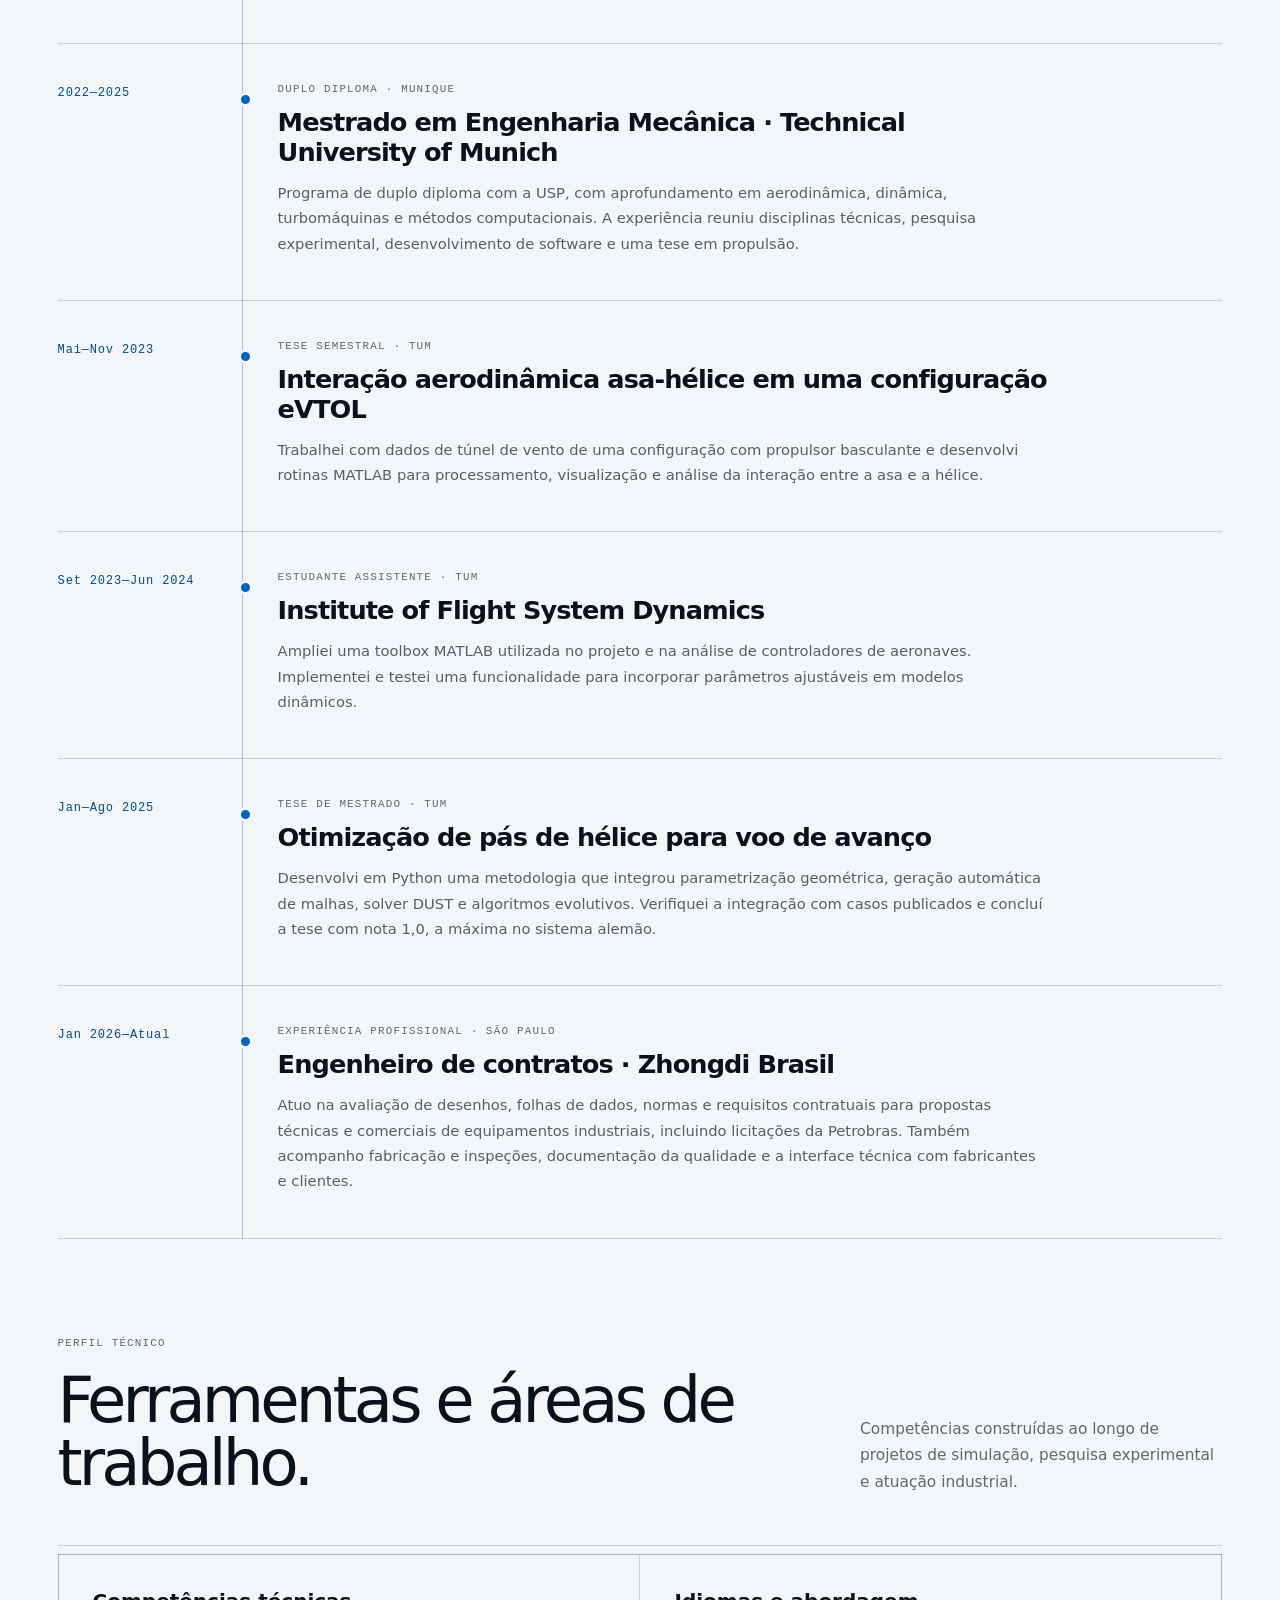
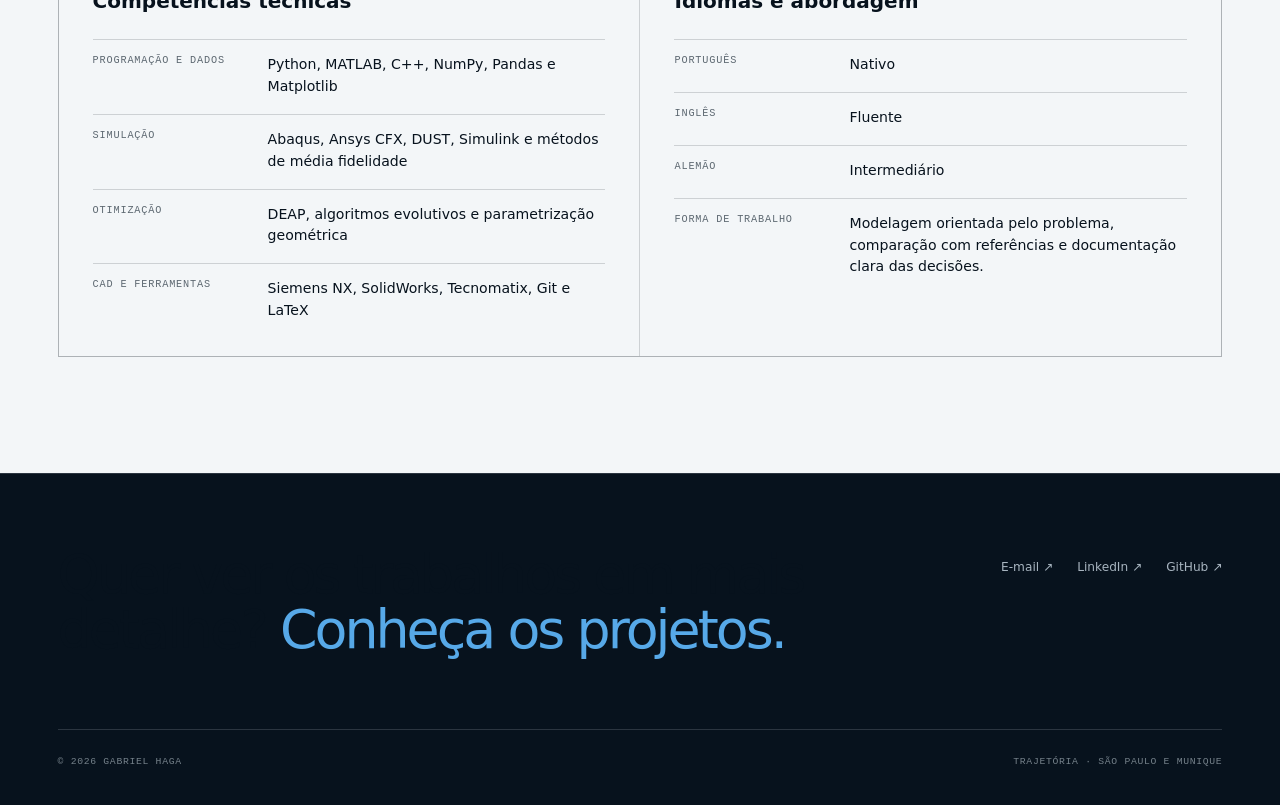
<file: trajetoria.html>
<!doctype html>
<html lang="pt-BR">
<head>
  <meta charset="utf-8">
  <meta name="viewport" content="width=device-width, initial-scale=1">
  <meta name="theme-color" content="#07121d">
  <meta name="description" content="Trajetória acadêmica e profissional de Gabriel Haga, da POLI-USP e TUM à engenharia de contratos e equipamentos industriais.">
  <title>Trajetória | Gabriel Haga</title>
  <link rel="stylesheet" href="styles.css">
</head>
<body class="light-page">
  <a class="skip-link" href="#conteudo">Ir para o conteúdo</a>

  <header class="topbar">
    <nav class="nav-shell" aria-label="Navegação principal">
      <a class="wordmark" href="index.html" aria-label="Página inicial de Gabriel Haga">GH<span>.</span></a>
      <div class="nav-links">
        <a href="index.html">Início</a>
        <a href="projetos.html">Projetos</a>
        <a href="trajetoria.html" aria-current="page">Trajetória</a>
      </div>
      <a class="nav-external" href="https://github.com/GTH14" target="_blank" rel="noreferrer">GitHub <span aria-hidden="true">↗</span></a>
    </nav>
  </header>

  <main id="conteudo">
    <header class="page-hero">
      <div class="page-hero-shell">
        <span class="route-label">Portfólio / Trajetória</span>
        <h1>Formação, pesquisa e <em>prática</em>.</h1>
        <p class="page-intro">Minha formação começou na engenharia mecânica da POLI-USP e ganhou uma dimensão internacional no duplo diploma com a TUM. Ao longo desse percurso, trabalhei com pesquisa experimental, simulação, desenvolvimento de ferramentas e, mais recentemente, engenharia de contratos e equipamentos industriais.</p>
      </div>
    </header>

    <div class="page-body">
      <div class="section-shell">
        <section class="journey-intro" aria-labelledby="journey-intro-title">
          <h2 id="journey-intro-title">Uma trajetória construída por diferentes formas de aprender.</h2>
          <p>A teoria forneceu a base; a pesquisa ensinou a formular e testar hipóteses; os projetos mostraram como decisões técnicas precisam considerar prazo, qualidade e contexto de aplicação.</p>
        </section>

        <section class="full-timeline" aria-label="Linha do tempo acadêmica e profissional">
          <article class="timeline-row">
            <time class="timeline-year">2019—2025</time>
            <div class="timeline-copy">
              <span class="micro-label">Formação acadêmica · São Paulo</span>
              <h3>Engenharia Mecânica · Escola Politécnica da USP</h3>
              <p>Formação em fundamentos de engenharia mecânica, projeto e métodos computacionais. Concluí o curso em 5º lugar entre 86 alunos e participei de atividades de pesquisa e do projeto estudantil Keep Flying AeroDesign.</p>
            </div>
          </article>

          <article class="timeline-row">
            <time class="timeline-year">Ago 2021—Ago 2022</time>
            <div class="timeline-copy">
              <span class="micro-label">Iniciação científica · FAPESP e USP</span>
              <h3>Dinâmica de partículas em levitação acústica</h3>
              <p>Desenvolvi um modelo computacional em MATLAB e realizei experimentos para comparar o comportamento previsto com os dados observados. Os resultados foram documentados e apresentados em relatórios de pesquisa.</p>
            </div>
          </article>

          <article class="timeline-row">
            <time class="timeline-year">2022—2025</time>
            <div class="timeline-copy">
              <span class="micro-label">Duplo diploma · Munique</span>
              <h3>Mestrado em Engenharia Mecânica · Technical University of Munich</h3>
              <p>Programa de duplo diploma com a USP, com aprofundamento em aerodinâmica, dinâmica, turbomáquinas e métodos computacionais. A experiência reuniu disciplinas técnicas, pesquisa experimental, desenvolvimento de software e uma tese em propulsão.</p>
            </div>
          </article>

          <article class="timeline-row">
            <time class="timeline-year">Mai—Nov 2023</time>
            <div class="timeline-copy">
              <span class="micro-label">Tese semestral · TUM</span>
              <h3>Interação aerodinâmica asa-hélice em uma configuração eVTOL</h3>
              <p>Trabalhei com dados de túnel de vento de uma configuração com propulsor basculante e desenvolvi rotinas MATLAB para processamento, visualização e análise da interação entre a asa e a hélice.</p>
            </div>
          </article>

          <article class="timeline-row">
            <time class="timeline-year">Set 2023—Jun 2024</time>
            <div class="timeline-copy">
              <span class="micro-label">Estudante assistente · TUM</span>
              <h3>Institute of Flight System Dynamics</h3>
              <p>Ampliei uma toolbox MATLAB utilizada no projeto e na análise de controladores de aeronaves. Implementei e testei uma funcionalidade para incorporar parâmetros ajustáveis em modelos dinâmicos.</p>
            </div>
          </article>

          <article class="timeline-row">
            <time class="timeline-year">Jan—Ago 2025</time>
            <div class="timeline-copy">
              <span class="micro-label">Tese de mestrado · TUM</span>
              <h3>Otimização de pás de hélice para voo de avanço</h3>
              <p>Desenvolvi em Python uma metodologia que integrou parametrização geométrica, geração automática de malhas, solver DUST e algoritmos evolutivos. Verifiquei a integração com casos publicados e concluí a tese com nota 1,0, a máxima no sistema alemão.</p>
            </div>
          </article>

          <article class="timeline-row">
            <time class="timeline-year">Jan 2026—Atual</time>
            <div class="timeline-copy">
              <span class="micro-label">Experiência profissional · São Paulo</span>
              <h3>Engenheiro de contratos · Zhongdi Brasil</h3>
              <p>Atuo na avaliação de desenhos, folhas de dados, normas e requisitos contratuais para propostas técnicas e comerciais de equipamentos industriais, incluindo licitações da Petrobras. Também acompanho fabricação e inspeções, documentação da qualidade e a interface técnica com fabricantes e clientes.</p>
            </div>
          </article>
        </section>

        <section aria-labelledby="profile-title">
          <header class="section-heading">
            <div>
              <p class="section-index">Perfil técnico</p>
              <h2 id="profile-title">Ferramentas e áreas de trabalho.</h2>
            </div>
            <p>Competências construídas ao longo de projetos de simulação, pesquisa experimental e atuação industrial.</p>
          </header>

          <div class="profile-grid">
            <article class="profile-card">
              <h3>Competências técnicas</h3>
              <dl class="profile-list">
                <div><dt>Programação e dados</dt><dd>Python, MATLAB, C++, NumPy, Pandas e Matplotlib</dd></div>
                <div><dt>Simulação</dt><dd>Abaqus, Ansys CFX, DUST, Simulink e métodos de média fidelidade</dd></div>
                <div><dt>Otimização</dt><dd>DEAP, algoritmos evolutivos e parametrização geométrica</dd></div>
                <div><dt>CAD e ferramentas</dt><dd>Siemens NX, SolidWorks, Tecnomatix, Git e LaTeX</dd></div>
              </dl>
            </article>

            <article class="profile-card">
              <h3>Idiomas e abordagem</h3>
              <dl class="profile-list">
                <div><dt>Português</dt><dd>Nativo</dd></div>
                <div><dt>Inglês</dt><dd>Fluente</dd></div>
                <div><dt>Alemão</dt><dd>Intermediário</dd></div>
                <div><dt>Forma de trabalho</dt><dd>Modelagem orientada pelo problema, comparação com referências e documentação clara das decisões.</dd></div>
              </dl>
            </article>
          </div>
        </section>
      </div>
    </div>
  </main>

  <footer class="site-footer">
    <div class="footer-shell">
      <h2 class="footer-heading">Quer ver os trabalhos em mais detalhe? <a href="projetos.html">Conheça os projetos.</a></h2>
      <div class="footer-links" aria-label="Links externos">
        <a href="mailto:gabrielhg.01@gmail.com">E-mail ↗</a>
        <a href="https://www.linkedin.com/in/gabrielhaga/" target="_blank" rel="noreferrer">LinkedIn ↗</a>
        <a href="https://github.com/GTH14" target="_blank" rel="noreferrer">GitHub ↗</a>
      </div>
      <p class="footer-note"><span>© 2026 Gabriel Haga</span><span>Trajetória · São Paulo e Munique</span></p>
    </div>
  </footer>
</body>
</html>
</file>
<file: styles.css>
:root {
  --ink: #07121d;
  --ink-soft: #0b1b2a;
  --ink-lift: #102438;
  --paper: #f3f6f8;
  --paper-blue: #eaf2f8;
  --text: #f5f8fa;
  --muted: #a8b5c0;
  --muted-dark: #5d6871;
  --line: rgba(226, 237, 245, 0.16);
  --line-dark: rgba(7, 18, 29, 0.16);
  --blue: #0065bd;
  --blue-dark: #004b8d;
  --blue-light: #57a9e8;
  --serif: Georgia, "Times New Roman", serif;
  --sans: Inter, ui-sans-serif, system-ui, -apple-system, BlinkMacSystemFont, "Segoe UI", sans-serif;
  --mono: "SFMono-Regular", Consolas, "Liberation Mono", monospace;
  --page: min(1180px, calc(100vw - 9vw));
}

* {
  box-sizing: border-box;
}

html {
  scroll-behavior: smooth;
  scroll-padding-top: 96px;
}

body {
  margin: 0;
  background: var(--ink);
  color: var(--text);
  font-family: var(--sans);
  -webkit-font-smoothing: antialiased;
}

body.light-page {
  background: var(--paper);
  color: var(--ink);
}

a {
  color: inherit;
  text-decoration: none;
}

img {
  display: block;
  max-width: 100%;
}

::selection {
  background: var(--blue);
  color: #fff;
}

:focus-visible {
  outline: 2px solid var(--blue-light);
  outline-offset: 4px;
}

.skip-link {
  position: fixed;
  z-index: 100;
  top: 12px;
  left: 12px;
  padding: 10px 14px;
  background: #fff;
  color: var(--ink);
  transform: translateY(-160%);
  transition: transform 0.18s ease;
}

.skip-link:focus {
  transform: translateY(0);
}

.topbar {
  position: fixed;
  z-index: 50;
  inset: 0 0 auto;
  height: 76px;
  border-bottom: 1px solid var(--line);
  background: rgba(7, 18, 29, 0.88);
  backdrop-filter: blur(18px);
}

.nav-shell {
  width: var(--page);
  height: 100%;
  margin: 0 auto;
  display: grid;
  grid-template-columns: 1fr auto 1fr;
  align-items: center;
  gap: 28px;
}

.wordmark {
  width: max-content;
  font-size: 1.1rem;
  font-weight: 800;
  letter-spacing: -0.06em;
}

.wordmark span,
.nav-external span,
.text-link span,
.footer-links a:hover {
  color: var(--blue-light);
}

.nav-links {
  display: flex;
  align-items: center;
  gap: 30px;
  color: var(--muted);
  font-size: 0.78rem;
}

.nav-links a {
  position: relative;
  padding: 28px 0 25px;
  transition: color 0.18s ease;
}

.nav-links a::after {
  content: "";
  position: absolute;
  right: 0;
  bottom: -1px;
  left: 0;
  height: 2px;
  background: var(--blue);
  transform: scaleX(0);
  transform-origin: center;
  transition: transform 0.18s ease;
}

.nav-links a:hover,
.nav-links a[aria-current="page"] {
  color: var(--text);
}

.nav-links a[aria-current="page"]::after,
.nav-links a:hover::after {
  transform: scaleX(1);
}

.nav-external {
  justify-self: end;
  color: var(--text);
  font-size: 0.74rem;
  font-weight: 700;
  letter-spacing: 0.08em;
  text-transform: uppercase;
}

.nav-external span {
  margin-left: 8px;
}

.hero {
  position: relative;
  min-height: 760px;
  padding: 158px 0 90px;
  overflow: hidden;
  border-bottom: 1px solid var(--line);
}

.hero::before,
.page-hero::before {
  content: "";
  position: absolute;
  inset: 76px 0 0;
  pointer-events: none;
  opacity: 0.32;
  background-image:
    linear-gradient(to right, transparent calc(25% - 1px), var(--line) 25%, transparent calc(25% + 1px)),
    linear-gradient(to right, transparent calc(50% - 1px), var(--line) 50%, transparent calc(50% + 1px)),
    linear-gradient(to right, transparent calc(75% - 1px), var(--line) 75%, transparent calc(75% + 1px));
}

.hero-shell {
  position: relative;
  z-index: 2;
  width: var(--page);
  margin: 0 auto;
}

.hero-copy {
  max-width: 830px;
}

.eyebrow,
.section-index,
.project-kicker,
.meta-label,
.timeline-date,
.visual-note,
.route-label,
.project-number,
.micro-label {
  font-family: var(--mono);
  font-size: 0.68rem;
  letter-spacing: 0.11em;
  text-transform: uppercase;
}

.eyebrow {
  display: flex;
  align-items: center;
  gap: 10px;
  margin: 0 0 30px;
  color: #c5d0d9;
}

.status-dot {
  width: 7px;
  height: 7px;
  border-radius: 50%;
  background: var(--blue);
  box-shadow: 0 0 18px rgba(0, 101, 189, 0.8);
}

.hero h1 {
  max-width: 900px;
  margin: 0;
  font-size: clamp(3.4rem, 6.7vw, 7rem);
  font-weight: 520;
  line-height: 0.96;
  letter-spacing: -0.068em;
}

.hero h1 em,
.page-hero h1 em {
  color: var(--blue-light);
  font-family: var(--serif);
  font-weight: 400;
}

.hero-intro {
  max-width: 690px;
  margin: 34px 0 0;
  padding-left: 22px;
  border-left: 1px solid var(--blue);
  color: #bdc8d0;
  font-size: clamp(1rem, 1.25vw, 1.16rem);
  line-height: 1.72;
}

.hero-actions {
  display: flex;
  flex-wrap: wrap;
  gap: 12px;
  margin-top: 38px;
}

.button,
.text-link,
.back-top {
  transition: color 0.18s ease, background 0.18s ease, border-color 0.18s ease, transform 0.18s ease;
}

.button {
  min-height: 50px;
  display: inline-flex;
  align-items: center;
  justify-content: center;
  gap: 22px;
  padding: 0 22px;
  border: 1px solid var(--line);
  border-radius: 999px;
  font-size: 0.79rem;
  font-weight: 700;
}

.button-primary {
  border-color: var(--blue);
  background: var(--blue);
  color: #fff;
}

.button-primary:hover {
  background: #0878d2;
  transform: translateY(-2px);
}

.button-ghost:hover {
  border-color: rgba(245, 248, 250, 0.52);
  transform: translateY(-2px);
}

.hero-visual {
  position: absolute;
  z-index: 1;
  right: -2vw;
  bottom: 65px;
  width: min(46vw, 680px);
  aspect-ratio: 16 / 10;
  display: grid;
  place-items: center;
  opacity: 0.9;
  isolation: isolate;
}

.hero-visual::before {
  content: "";
  position: absolute;
  z-index: -1;
  inset: 12% 8%;
  background: radial-gradient(ellipse, rgba(0, 101, 189, 0.25), rgba(0, 101, 189, 0) 68%);
  filter: blur(12px);
}

.hero-visual::after {
  content: "";
  position: absolute;
  z-index: -1;
  top: 61%;
  right: 4%;
  left: 8%;
  height: 1px;
  background: linear-gradient(90deg, transparent, rgba(87, 169, 232, 0.72), transparent);
  box-shadow: 0 -44px 0 rgba(87, 169, 232, 0.14), 0 44px 0 rgba(87, 169, 232, 0.1);
}

.evtol-image {
  width: 100%;
  height: auto;
  filter: drop-shadow(0 24px 38px rgba(0, 0, 0, 0.38));
  animation: float 7s ease-in-out infinite;
}

.visual-note {
  position: absolute;
  color: #91a5b5;
}

.note-top {
  top: 6%;
  right: 7%;
}

.note-bottom {
  bottom: 4%;
  left: 8%;
}

@keyframes float {
  0%, 100% { transform: translateY(0); }
  50% { transform: translateY(-9px); }
}

.capability-strip {
  position: absolute;
  z-index: 3;
  right: 0;
  bottom: 0;
  left: 0;
  min-height: 54px;
  display: flex;
  align-items: center;
  justify-content: center;
  gap: clamp(20px, 4vw, 60px);
  padding: 12px 4.5vw;
  border-top: 1px solid var(--line);
  background: rgba(7, 18, 29, 0.82);
  color: #aeb9c2;
  font-family: var(--mono);
  font-size: 0.62rem;
  letter-spacing: 0.08em;
  text-transform: uppercase;
}

.quote-band {
  background: var(--paper-blue);
  color: var(--ink);
}

.quote-shell {
  width: var(--page);
  margin: 0 auto;
  display: grid;
  grid-template-columns: 170px 1fr;
  gap: clamp(40px, 7vw, 100px);
  padding: 86px 0 94px;
}

.quote-band .section-index {
  margin: 9px 0 0;
  color: var(--blue-dark);
}

.quote-band blockquote {
  margin: 0;
  max-width: 950px;
  font-family: var(--serif);
  font-size: clamp(1.75rem, 3.3vw, 3.6rem);
  line-height: 1.16;
  letter-spacing: -0.035em;
}

.quote-band blockquote strong {
  color: var(--blue-dark);
  font-weight: 400;
}

.section-shell {
  width: var(--page);
  margin: 0 auto;
  padding: 116px 0;
}

.section-heading {
  display: grid;
  grid-template-columns: 1.35fr 0.65fr;
  gap: 50px;
  align-items: end;
  padding-bottom: 50px;
  border-bottom: 1px solid var(--line-dark);
}

.section-index {
  margin: 0 0 20px;
  color: var(--muted-dark);
}

.section-heading h2 {
  max-width: 780px;
  margin: 0;
  font-size: clamp(2.65rem, 5vw, 5.3rem);
  font-weight: 520;
  line-height: 0.99;
  letter-spacing: -0.06em;
}

.section-heading > p {
  max-width: 430px;
  margin: 0;
  color: var(--muted-dark);
  font-size: 0.96rem;
  line-height: 1.72;
}

.selected-projects {
  background: var(--paper);
  color: var(--ink);
}

.project-preview-grid {
  display: grid;
  grid-template-columns: repeat(3, 1fr);
  gap: 1px;
  margin-top: 50px;
  background: var(--line-dark);
  border: 1px solid var(--line-dark);
}

.project-preview {
  position: relative;
  min-height: 420px;
  display: flex;
  flex-direction: column;
  padding: 30px;
  overflow: hidden;
  background: var(--paper);
  transition: background 0.2s ease, color 0.2s ease;
}

.project-preview::after {
  content: "↗";
  position: absolute;
  right: 26px;
  bottom: 25px;
  color: var(--blue);
  font-size: 1.35rem;
}

.project-preview:hover {
  background: var(--ink-soft);
  color: var(--text);
}

.project-preview:hover .project-kicker,
.project-preview:hover p {
  color: #aebbc5;
}

.project-preview:hover .preview-line {
  background: var(--blue-light);
}

.project-kicker {
  margin: 0;
  color: var(--blue-dark);
}

.preview-line {
  width: 46px;
  height: 2px;
  margin: 68px 0 28px;
  background: var(--blue);
}

.project-preview h3 {
  margin: 0 0 18px;
  font-size: clamp(1.45rem, 2.1vw, 2rem);
  line-height: 1.08;
  letter-spacing: -0.04em;
}

.project-preview p {
  margin: 0 0 54px;
  color: #59646c;
  font-size: 0.9rem;
  line-height: 1.68;
}

.section-cta {
  display: flex;
  justify-content: flex-end;
  margin-top: 34px;
}

.text-link {
  display: inline-flex;
  align-items: center;
  gap: 18px;
  padding-bottom: 5px;
  border-bottom: 1px solid currentColor;
  font-size: 0.78rem;
  font-weight: 700;
}

.text-link:hover {
  color: var(--blue-dark);
}

.journey-preview {
  background: var(--ink-soft);
}

.journey-preview .section-heading {
  border-color: var(--line);
}

.journey-preview .section-index,
.journey-preview .section-heading > p {
  color: var(--muted);
}

.compact-timeline {
  display: grid;
  grid-template-columns: repeat(4, 1fr);
  margin-top: 56px;
  border-top: 1px solid var(--line);
  border-bottom: 1px solid var(--line);
}

.compact-event {
  min-height: 245px;
  padding: 28px 25px 30px 0;
  border-right: 1px solid var(--line);
}

.compact-event:not(:first-child) {
  padding-left: 25px;
}

.compact-event:last-child {
  border-right: 0;
}

.timeline-date {
  display: block;
  margin-bottom: 48px;
  color: var(--blue-light);
}

.compact-event h3 {
  margin: 0 0 13px;
  font-size: 1.18rem;
  letter-spacing: -0.025em;
}

.compact-event p {
  margin: 0;
  color: var(--muted);
  font-size: 0.86rem;
  line-height: 1.62;
}

.journey-preview .text-link:hover {
  color: var(--blue-light);
}

.site-footer {
  background: var(--ink);
  border-top: 1px solid var(--line);
}

.footer-shell {
  width: var(--page);
  margin: 0 auto;
  display: grid;
  grid-template-columns: 1fr auto;
  gap: 52px;
  padding: 74px 0 38px;
}

.footer-heading {
  max-width: 760px;
  margin: 0;
  font-size: clamp(2.2rem, 4.2vw, 4.7rem);
  font-weight: 520;
  line-height: 1.02;
  letter-spacing: -0.055em;
}

.footer-heading a {
  color: var(--blue-light);
}

.footer-links {
  display: flex;
  align-items: flex-start;
  gap: 24px;
  padding-top: 12px;
  color: var(--muted);
  font-size: 0.76rem;
}

.footer-note {
  grid-column: 1 / -1;
  display: flex;
  justify-content: space-between;
  gap: 30px;
  margin: 20px 0 0;
  padding-top: 26px;
  border-top: 1px solid var(--line);
  color: #75818a;
  font-family: var(--mono);
  font-size: 0.61rem;
  letter-spacing: 0.07em;
  text-transform: uppercase;
}

/* Internal pages */
.page-hero {
  position: relative;
  min-height: 610px;
  padding: 170px 0 88px;
  overflow: hidden;
  background: var(--ink);
  color: var(--text);
}

.page-hero-shell {
  position: relative;
  z-index: 2;
  width: var(--page);
  margin: 0 auto;
}

.page-hero .route-label {
  display: block;
  margin-bottom: 36px;
  color: var(--blue-light);
}

.page-hero h1 {
  max-width: 980px;
  margin: 0;
  font-size: clamp(4rem, 8vw, 8.4rem);
  font-weight: 520;
  line-height: 0.9;
  letter-spacing: -0.075em;
}

.page-intro {
  max-width: 720px;
  margin: 36px 0 0;
  color: #bdc8d0;
  font-size: clamp(1rem, 1.35vw, 1.18rem);
  line-height: 1.72;
}

.page-body {
  background: var(--paper);
  color: var(--ink);
}

.project-entry {
  display: grid;
  grid-template-columns: 0.36fr 0.64fr;
  gap: clamp(54px, 8vw, 120px);
  padding: 88px 0 96px;
  border-bottom: 1px solid var(--line-dark);
}

.project-entry:last-child {
  border-bottom: 0;
}

.project-aside {
  position: sticky;
  top: 112px;
  align-self: start;
}

.project-number {
  display: block;
  margin-bottom: 28px;
  color: var(--blue-dark);
}

.project-aside h2 {
  margin: 0 0 24px;
  font-size: clamp(2rem, 3.4vw, 3.8rem);
  font-weight: 520;
  line-height: 1;
  letter-spacing: -0.055em;
}

.project-meta {
  display: grid;
  gap: 12px;
  padding-top: 23px;
  border-top: 1px solid var(--line-dark);
}

.project-meta div {
  display: grid;
  grid-template-columns: 86px 1fr;
  gap: 14px;
  font-size: 0.76rem;
  line-height: 1.5;
}

.meta-label {
  color: var(--muted-dark);
}

.project-content {
  min-width: 0;
}

.project-figure {
  position: relative;
  aspect-ratio: 16 / 8.4;
  display: grid;
  place-items: center;
  overflow: hidden;
  margin: 0 0 42px;
  border: 1px solid rgba(0, 101, 189, 0.24);
  background:
    linear-gradient(rgba(0, 101, 189, 0.09) 1px, transparent 1px),
    linear-gradient(90deg, rgba(0, 101, 189, 0.09) 1px, transparent 1px),
    radial-gradient(circle at 70% 40%, rgba(0, 101, 189, 0.22), transparent 36%),
    var(--paper-blue);
  background-size: 34px 34px, 34px 34px, auto, auto;
}

.project-figure::before,
.project-figure::after {
  content: "";
  position: absolute;
  border: 1px solid rgba(0, 101, 189, 0.36);
  border-radius: 50%;
}

.project-figure::before {
  width: 38%;
  aspect-ratio: 1;
}

.project-figure::after {
  width: 19%;
  aspect-ratio: 1;
}

.project-figure img {
  position: absolute;
  inset: 0;
  width: 100%;
  height: 100%;
  object-fit: cover;
}

.project-figure.has-image::before,
.project-figure.has-image::after {
  display: none;
}

.project-figure.has-image figcaption {
  position: absolute;
  z-index: 2;
  right: 14px;
  bottom: 14px;
  left: 14px;
  width: max-content;
  max-width: calc(100% - 28px);
  padding: 10px 14px;
  border: 1px solid rgba(255, 255, 255, 0.2);
  background: rgba(7, 18, 29, 0.82);
  color: #f5f8fa;
  backdrop-filter: blur(8px);
  font-family: var(--mono);
  font-size: 0.63rem;
  line-height: 1.45;
  letter-spacing: 0.035em;
}

.project-figure--contain {
  background: #fff;
}

.project-figure--contain img {
  object-fit: contain;
  padding: 14px 18px 56px;
}

.project-figure--portrait {
  background:
    linear-gradient(rgba(7, 18, 29, 0.55), rgba(7, 18, 29, 0.74)),
    url("assets/evtol-wing-propeller-experiment.webp") center / cover;
}

.project-figure--portrait img {
  object-fit: contain;
  padding: 16px 18px 58px;
  filter: drop-shadow(0 14px 24px rgba(0, 0, 0, 0.28));
}

.project-figure--photo {
  background:
    linear-gradient(rgba(7, 18, 29, 0.46), rgba(7, 18, 29, 0.7)),
    url("assets/keep-flying-aircraft.webp") center / cover;
}

.project-figure--photo img {
  object-fit: contain;
  padding: 12px 14px 58px;
  filter: drop-shadow(0 14px 24px rgba(0, 0, 0, 0.3));
}

.project-figure--brand {
  display: grid;
  place-items: center;
  background:
    radial-gradient(circle at 82% 16%, rgba(87, 169, 232, 0.55), transparent 28%),
    linear-gradient(135deg, #004b8d, #0065bd 62%, #0878d2);
}

.brand-lockup {
  position: relative;
  z-index: 1;
  display: flex;
  align-items: center;
  gap: clamp(22px, 4vw, 44px);
  width: min(82%, 620px);
  padding-bottom: 34px;
  color: #fff;
}

.project-figure--brand .brand-lockup img {
  position: static;
  width: clamp(74px, 10vw, 112px);
  height: auto;
  flex: 0 0 auto;
  object-fit: contain;
}

.brand-lockup div {
  display: grid;
  gap: 10px;
  padding-left: clamp(22px, 4vw, 42px);
  border-left: 1px solid rgba(255, 255, 255, 0.42);
}

.brand-lockup strong {
  max-width: 450px;
  font-size: clamp(1.35rem, 2.6vw, 2.75rem);
  font-weight: 560;
  line-height: 1.02;
  letter-spacing: -0.045em;
}

.brand-lockup span {
  color: rgba(255, 255, 255, 0.74);
  font-family: var(--mono);
  font-size: 0.66rem;
  letter-spacing: 0.08em;
  text-transform: uppercase;
}

.project-lead {
  margin: 0 0 34px;
  font-family: var(--serif);
  font-size: clamp(1.45rem, 2.25vw, 2.25rem);
  line-height: 1.32;
  letter-spacing: -0.025em;
}

.project-columns {
  display: grid;
  grid-template-columns: 1fr 1fr;
  gap: 44px;
}

.project-columns h3,
.project-content > h3 {
  margin: 0 0 13px;
  color: var(--blue-dark);
  font-family: var(--mono);
  font-size: 0.68rem;
  letter-spacing: 0.1em;
  text-transform: uppercase;
}

.project-columns p,
.project-content > p,
.project-list {
  color: #4f5b63;
  font-size: 0.92rem;
  line-height: 1.75;
}

.project-columns p {
  margin: 0;
}

.project-list {
  margin: 0;
  padding-left: 20px;
}

.project-list li + li {
  margin-top: 8px;
}

.tag-list {
  display: flex;
  flex-wrap: wrap;
  gap: 8px;
  margin-top: 32px;
}

.tag-list span {
  padding: 8px 11px;
  border: 1px solid rgba(7, 18, 29, 0.2);
  border-radius: 999px;
  font-family: var(--mono);
  font-size: 0.61rem;
  text-transform: uppercase;
}

/* Journey page */
.journey-intro {
  display: grid;
  grid-template-columns: 0.44fr 0.56fr;
  gap: clamp(60px, 9vw, 130px);
  padding: 96px 0 76px;
  border-bottom: 1px solid var(--line-dark);
}

.journey-intro h2 {
  margin: 0;
  font-size: clamp(2.35rem, 4vw, 4.6rem);
  font-weight: 520;
  line-height: 1;
  letter-spacing: -0.055em;
}

.journey-intro p {
  margin: 0;
  color: #4f5b63;
  font-family: var(--serif);
  font-size: clamp(1.35rem, 2.2vw, 2.25rem);
  line-height: 1.4;
}

.full-timeline {
  position: relative;
  padding: 50px 0 98px;
}

.full-timeline::before {
  content: "";
  position: absolute;
  top: 50px;
  bottom: 98px;
  left: 184px;
  width: 1px;
  background: rgba(0, 101, 189, 0.34);
}

.timeline-row {
  position: relative;
  display: grid;
  grid-template-columns: 150px 1fr;
  gap: 70px;
  padding: 39px 0 44px;
  border-bottom: 1px solid var(--line-dark);
}

.timeline-row::before {
  content: "";
  position: absolute;
  top: 48px;
  left: 180px;
  width: 9px;
  height: 9px;
  border: 3px solid var(--paper);
  border-radius: 50%;
  background: var(--blue);
}

.timeline-year {
  padding-top: 3px;
  color: var(--blue-dark);
  font-family: var(--mono);
  font-size: 0.75rem;
  letter-spacing: 0.07em;
}

.timeline-copy {
  max-width: 770px;
}

.timeline-copy .micro-label {
  display: block;
  margin-bottom: 12px;
  color: var(--muted-dark);
}

.timeline-copy h3 {
  margin: 0 0 13px;
  font-size: clamp(1.35rem, 2vw, 2rem);
  letter-spacing: -0.035em;
}

.timeline-copy p {
  margin: 0;
  color: #536069;
  font-size: 0.92rem;
  line-height: 1.72;
}

.profile-grid {
  display: grid;
  grid-template-columns: 1fr 1fr;
  gap: 1px;
  margin-top: 8px;
  background: var(--line-dark);
  border: 1px solid var(--line-dark);
}

.profile-card {
  padding: 34px;
  background: var(--paper);
}

.profile-card h3 {
  margin: 0 0 26px;
  font-size: 1.25rem;
}

.profile-list {
  display: grid;
  gap: 16px;
  margin: 0;
}

.profile-list div {
  display: grid;
  grid-template-columns: 155px 1fr;
  gap: 20px;
  padding-top: 14px;
  border-top: 1px solid var(--line-dark);
}

.profile-list dt {
  color: var(--muted-dark);
  font-family: var(--mono);
  font-size: 0.64rem;
  letter-spacing: 0.08em;
  text-transform: uppercase;
}

.profile-list dd {
  margin: 0;
  font-size: 0.88rem;
  line-height: 1.55;
}

@media (max-width: 1050px) {
  .hero {
    min-height: 800px;
  }

  .hero-copy {
    max-width: 760px;
  }

  .hero-visual {
    right: -8vw;
    width: 49vw;
    opacity: 0.54;
  }

  .compact-timeline {
    grid-template-columns: 1fr 1fr;
  }

  .compact-event:nth-child(2) {
    border-right: 0;
  }

  .compact-event:nth-child(-n + 2) {
    border-bottom: 1px solid var(--line);
  }
}

@media (max-width: 820px) {
  :root {
    --page: calc(100vw - 40px);
  }

  .nav-shell {
    grid-template-columns: auto 1fr;
  }

  .nav-links {
    justify-self: end;
    gap: 20px;
  }

  .nav-external {
    display: none;
  }

  .hero {
    min-height: 820px;
    padding-top: 136px;
  }

  .hero h1 {
    font-size: clamp(3.35rem, 13vw, 5.8rem);
  }

  .hero-visual {
    right: -19vw;
    bottom: 68px;
    width: 82vw;
    opacity: 0.3;
  }

  .capability-strip {
    justify-content: flex-start;
    overflow: hidden;
    white-space: nowrap;
  }

  .quote-shell,
  .section-heading,
  .project-entry,
  .journey-intro {
    grid-template-columns: 1fr;
  }

  .quote-shell {
    gap: 30px;
  }

  .project-preview-grid {
    grid-template-columns: 1fr;
  }

  .project-preview {
    min-height: 330px;
  }

  .preview-line {
    margin-top: 42px;
  }

  .project-aside {
    position: static;
  }

  .project-entry {
    gap: 42px;
  }

  .journey-intro {
    gap: 30px;
  }

  .footer-shell {
    grid-template-columns: 1fr;
  }

  .footer-links {
    padding-top: 0;
  }
}

@media (max-width: 620px) {
  .topbar {
    height: 66px;
  }

  .nav-links {
    gap: 14px;
    font-size: 0.69rem;
  }

  .nav-links a {
    padding: 25px 0 22px;
  }

  .hero {
    min-height: 820px;
    padding: 120px 0 76px;
  }

  .hero h1 {
    font-size: clamp(3rem, 15.5vw, 4.8rem);
  }

  .hero-intro {
    padding-left: 17px;
  }

  .hero-actions {
    max-width: 320px;
    flex-direction: column;
  }

  .button {
    width: 100%;
  }

  .capability-strip span:nth-child(n + 4) {
    display: none;
  }

  .quote-shell {
    padding: 72px 0 78px;
  }

  .section-shell {
    padding: 82px 0;
  }

  .section-heading {
    gap: 24px;
    padding-bottom: 34px;
  }

  .section-heading h2 {
    font-size: 3rem;
  }

  .compact-timeline {
    grid-template-columns: 1fr;
  }

  .compact-event,
  .compact-event:not(:first-child) {
    min-height: 0;
    padding: 26px 0 28px;
    border-right: 0;
    border-bottom: 1px solid var(--line);
  }

  .compact-event:last-child {
    border-bottom: 0;
  }

  .timeline-date {
    margin-bottom: 22px;
  }

  .page-hero {
    min-height: 540px;
    padding: 142px 0 70px;
  }

  .page-hero h1 {
    font-size: clamp(3.9rem, 19vw, 6.2rem);
  }

  .project-entry {
    padding: 70px 0 78px;
  }

  .project-columns,
  .profile-grid {
    grid-template-columns: 1fr;
  }

  .project-figure {
    aspect-ratio: 4 / 3;
  }

  .brand-lockup {
    flex-direction: column;
    align-items: flex-start;
    gap: 18px;
    width: 78%;
    padding-bottom: 42px;
  }

  .brand-lockup div {
    gap: 7px;
    padding-top: 14px;
    padding-left: 0;
    border-top: 1px solid rgba(255, 255, 255, 0.42);
    border-left: 0;
  }

  .brand-lockup strong {
    font-size: 1.42rem;
  }

  .full-timeline::before {
    left: 14px;
  }

  .timeline-row {
    grid-template-columns: 1fr;
    gap: 15px;
    padding-left: 48px;
  }

  .timeline-row::before {
    top: 44px;
    left: 10px;
  }

  .profile-list div {
    grid-template-columns: 1fr;
    gap: 7px;
  }

  .footer-heading {
    font-size: 2.65rem;
  }

  .footer-links {
    flex-wrap: wrap;
  }

  .footer-note {
    flex-direction: column;
    gap: 10px;
  }
}

@media (prefers-reduced-motion: reduce) {
  html {
    scroll-behavior: auto;
  }

  *, *::before, *::after {
    animation-duration: 0.01ms !important;
    animation-iteration-count: 1 !important;
  }
}
</file>
